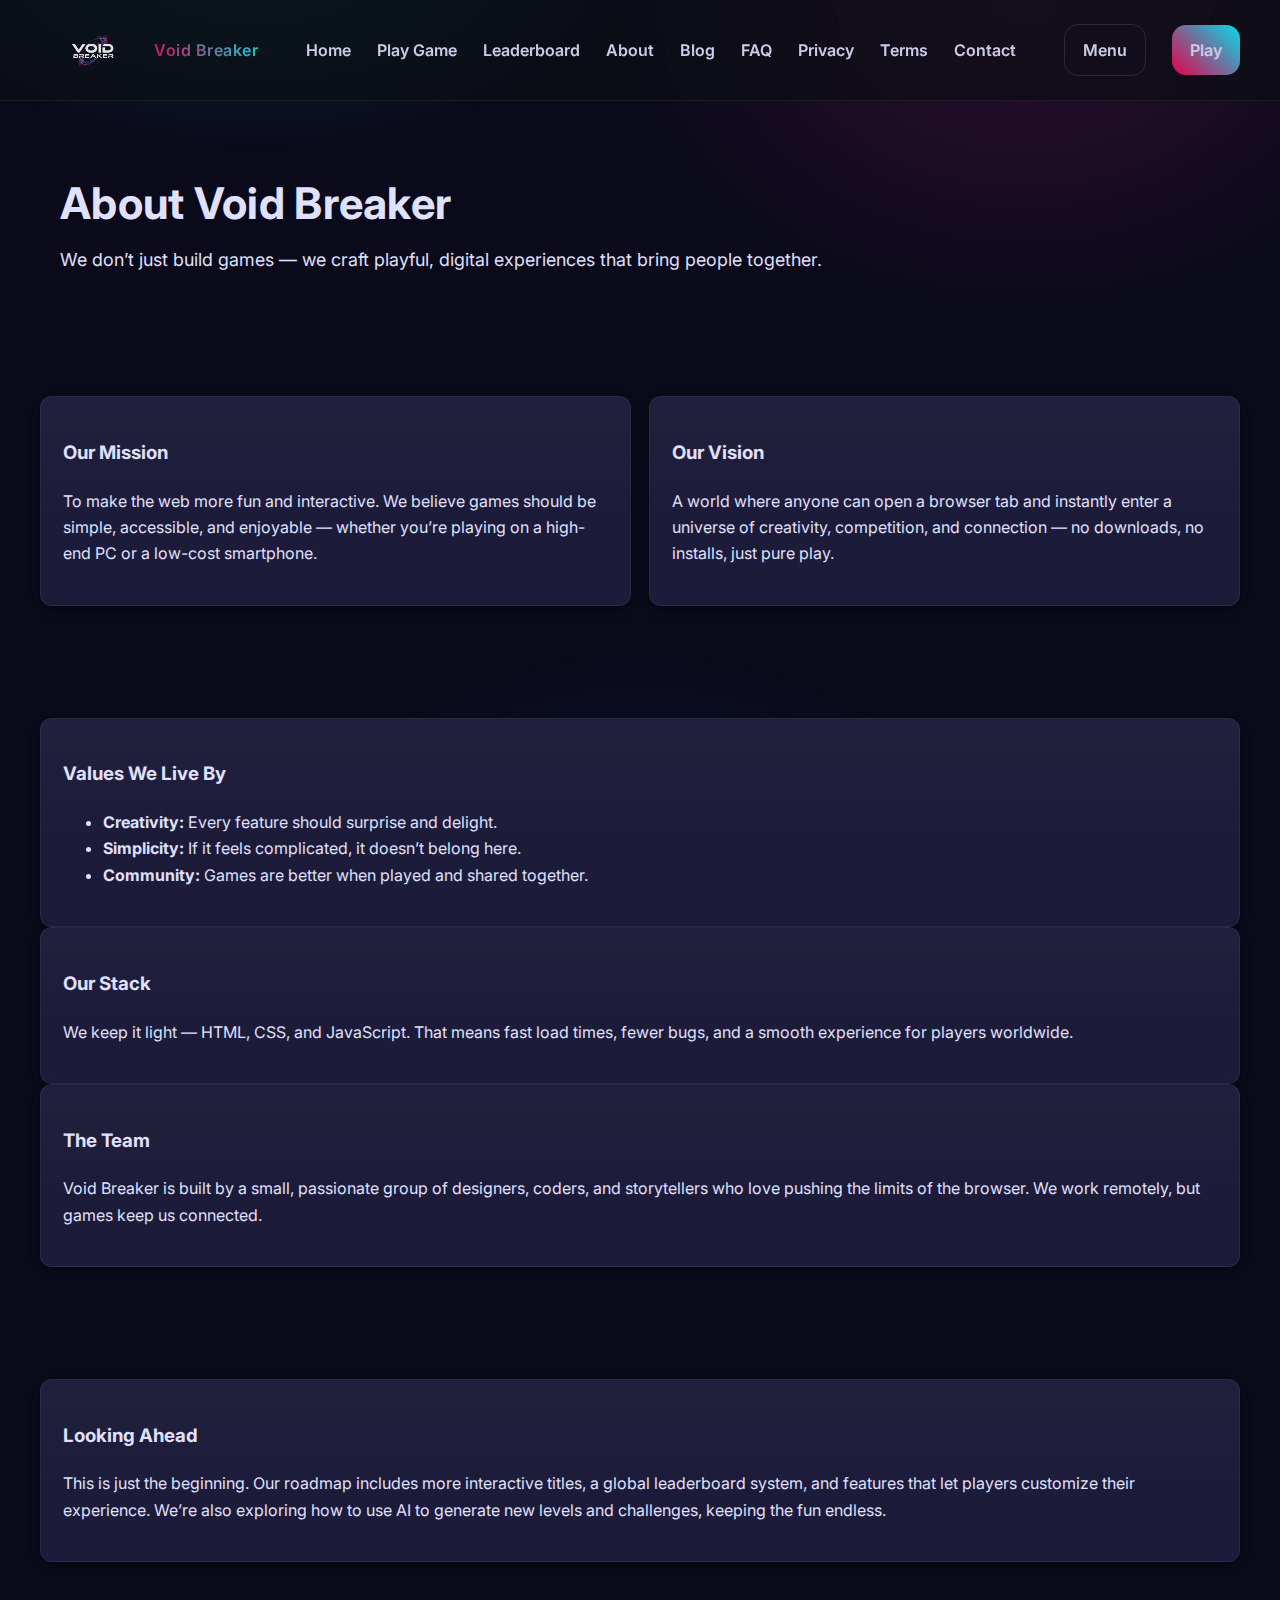
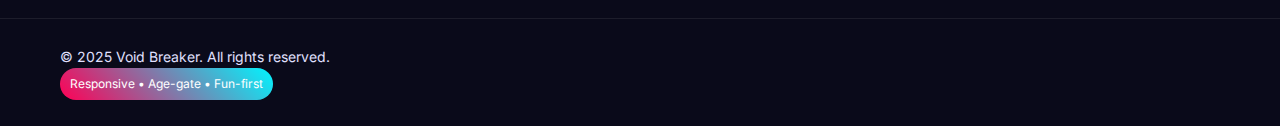
<file: about.html>
<!doctype html>
<html lang="en">
<head>
<meta charset="utf-8">
<meta name="viewport" content="width=device-width, initial-scale=1" />
<link rel="icon" href="./assets/img/Untitled design.svg">
<title>Void Breaker</title>
<meta name="description" content="Void Breaker is a modern, responsive game website with an engaging canvas game.">
<link rel="preconnect" href="https://fonts.googleapis.com">
<link rel="preconnect" href="https://fonts.gstatic.com" crossorigin>
<link href="https://fonts.googleapis.com/css2?family=Inter:wght@400;600;800&display=swap" rel="stylesheet">
<link rel="stylesheet" href="assets/css/style.css" />
</head>
<body>
<nav class="nav">
  <div class="container nav-inner">
    <a class="logo" href="index.html" aria-label="Home">
      <img src="assets/img/Untitled design.svg" alt="Void Breaker icon"><span>Void Breaker</span>
    </a>
    <div class="menu" data-nav-menu>
      <a href="index.html">Home</a>
      <a href="game.html">Play Game</a>
      <a href="leaderboard.html">Leaderboard</a>
      <a href="about.html" class="active">About</a>
      <a href="blog.html">Blog</a>
      <a href="faq.html">FAQ</a>
      <a href="privacy.html">Privacy</a>
      <a href="terms.html">Terms</a>
      <a href="#contact">Contact</a>
    </div>
    <div class="right">
      <a class="btn ghost" data-nav-toggle>Menu</a>
      <a class="btn" href="game.html">Play</a>
    </div>
  </div>
</nav>

<header class="hero">
  <div class="container">
    <h1>About Void Breaker</h1>
    <p>We don’t just build games — we craft playful, digital experiences that bring people together.</p>
  </div>
</header>

<section class="section container">
  <div class="grid-2">
    <div class="card">
      <h3>Our Mission</h3>
      <p>
        To make the web more fun and interactive. We believe games should be simple,
        accessible, and enjoyable — whether you’re playing on a high-end PC or a low-cost smartphone.
      </p>
    </div>
    <div class="card">
      <h3>Our Vision</h3>
      <p>
        A world where anyone can open a browser tab and instantly enter a universe of creativity,
        competition, and connection — no downloads, no installs, just pure play.
      </p>
    </div>
  </div>
</section>

<section class="section container">
  <div class="grid-3">
    <div class="card">
      <h3>Values We Live By</h3>
      <ul>
        <li><strong>Creativity:</strong> Every feature should surprise and delight.</li>
        <li><strong>Simplicity:</strong> If it feels complicated, it doesn’t belong here.</li>
        <li><strong>Community:</strong> Games are better when played and shared together.</li>
      </ul>
    </div>
    <div class="card">
      <h3>Our Stack</h3>
      <p>
        We keep it light — HTML, CSS, and JavaScript. That means fast load times, fewer bugs,
        and a smooth experience for players worldwide.
      </p>
    </div>
    <div class="card">
      <h3>The Team</h3>
      <p>
        Void Breaker is built by a small, passionate group of designers, coders, and storytellers
        who love pushing the limits of the browser. We work remotely, but games keep us connected.
      </p>
    </div>
  </div>
</section>

<section class="section container">
  <div class="card">
    <h3>Looking Ahead</h3>
    <p>
      This is just the beginning. Our roadmap includes more interactive titles,
      a global leaderboard system, and features that let players customize their
      experience. We’re also exploring how to use AI to generate new levels and challenges,
      keeping the fun endless.
    </p>
  </div>
</section>

<footer class="footer">
  <div class="container footer-inner">
    <div>© 2025 Void Breaker. All rights reserved.</div>
    <div class="footer-badges">
      <span class="badge">Responsive • Age-gate • Fun-first</span>
    </div>
  </div>
</footer>

<script src="assets/js/main.js"></script>
</body>
</html>
</file>
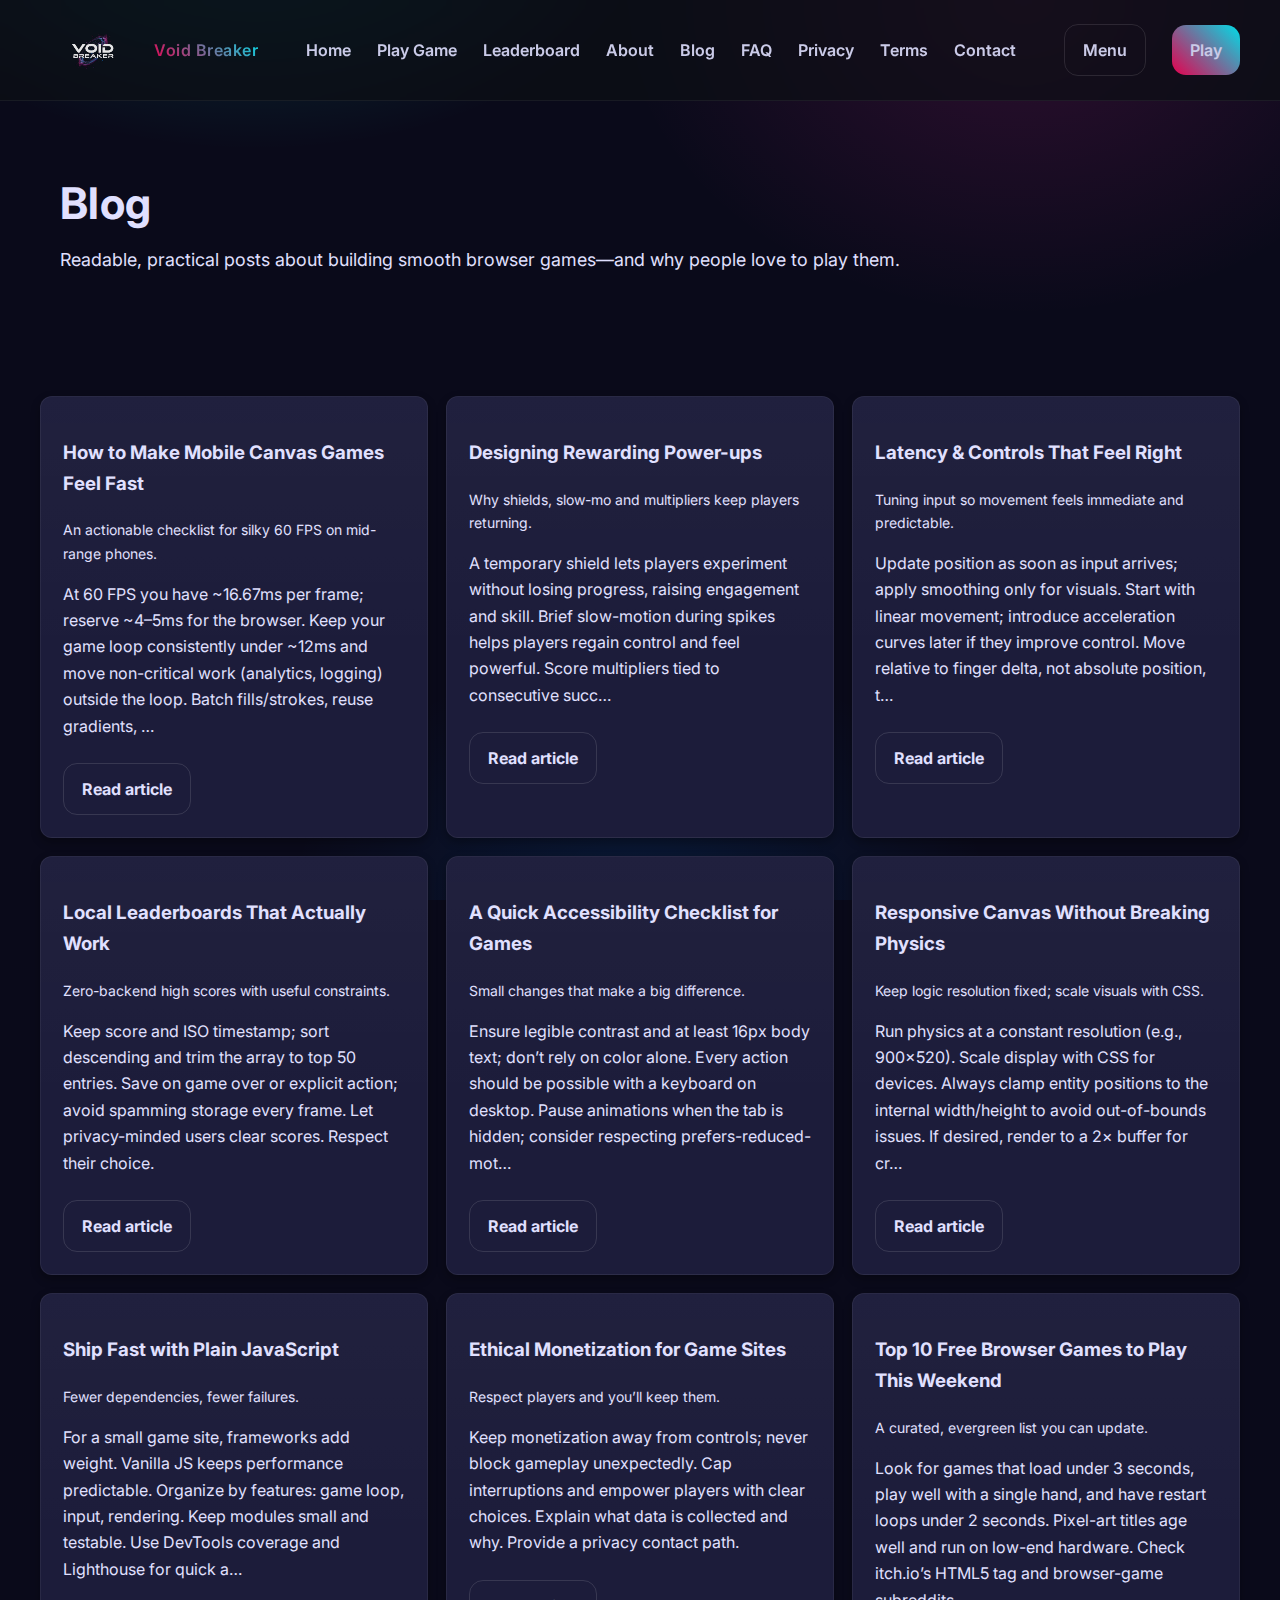
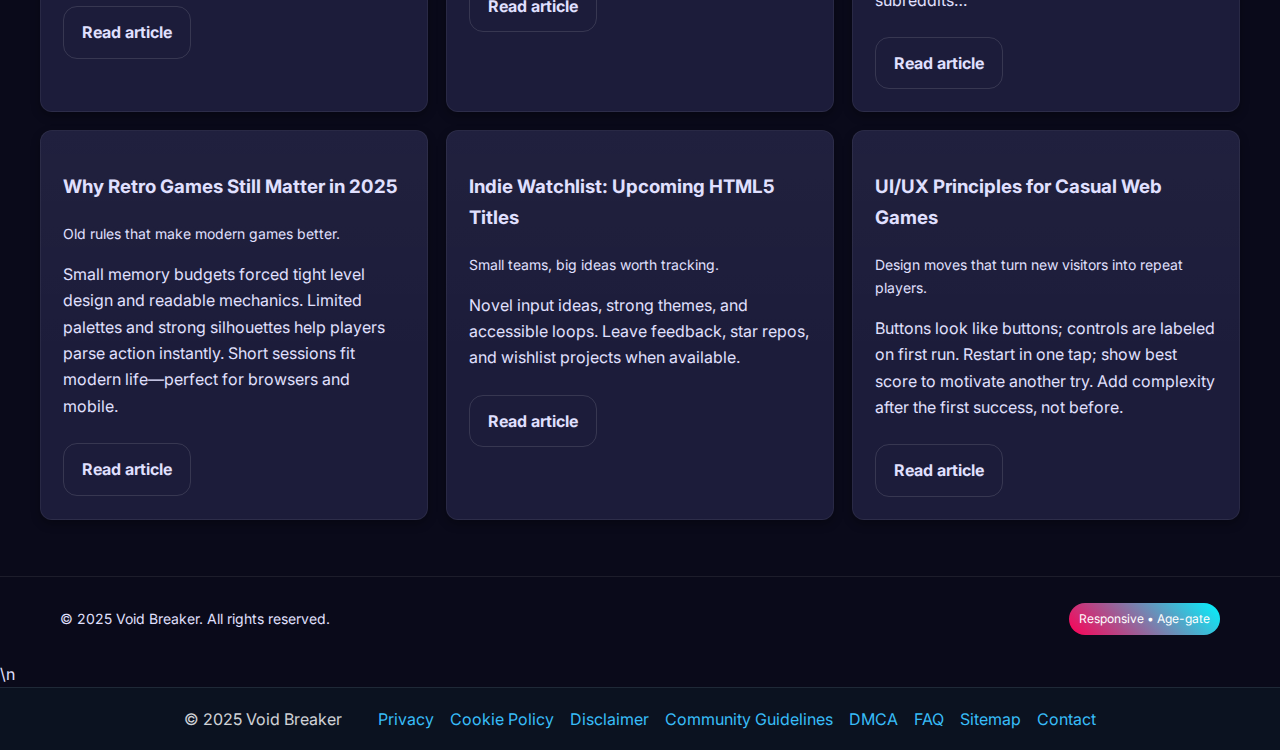
<file: blog.html>
<!doctype html><html lang="en"><head>
<meta charset="utf-8"><meta name="viewport" content="width=device-width, initial-scale=1">
<link rel="icon" href="./assets/img/Untitled design.svg">
<title>Void Breaker — Blog</title>
<link rel="stylesheet" href="assets/css/style.css">
<link rel="preconnect" href="https://fonts.googleapis.com">
<link href="https://fonts.googleapis.com/css2?family=Inter:wght@400;600;800&display=swap" rel="stylesheet">
</head><body>
<nav class="nav"><div class="container nav-inner">
  <a class="logo" href="index.html"><img src="assets/img/Untitled design.svg" alt="Void Breaker icon"><span>Void Breaker</span></a>
  <div class="menu" data-nav-menu>
    <a href="index.html">Home</a><a href="game.html">Play Game</a><a href="leaderboard.html">Leaderboard</a>
    <a href="about.html">About</a><a href="blog.html" class="active">Blog</a><a href="faq.html">FAQ</a>
    <a href="privacy.html">Privacy</a><a href="terms.html">Terms</a><a href="index.html#contact">Contact</a>
  </div>
  <div class="right"><a class="btn ghost" data-nav-toggle>Menu</a><a class="btn" href="game.html">Play</a></div>
</div></nav>
<header class="hero"><div class="container"><h1>Blog</h1><p>Readable, practical posts about building smooth browser games—and why people love to play them.</p></div></header>
<section class="section container"><div class="blog-grid">

<div class="card blog-card">
  <h3>How to Make Mobile Canvas Games Feel Fast</h3>
  <div class="meta">An actionable checklist for silky 60 FPS on mid-range phones.</div>
  <p class="excerpt">At 60 FPS you have ~16.67ms per frame; reserve ~4–5ms for the browser. Keep your game loop consistently under ~12ms and move non-critical work (analytics, logging) outside the loop. Batch fills/strokes, reuse gradients, …</p>
  <a class="btn ghost read" href="posts/mobile-canvas-fast.html">Read article</a>
</div>
<div class="card blog-card">
  <h3>Designing Rewarding Power-ups</h3>
  <div class="meta">Why shields, slow-mo and multipliers keep players returning.</div>
  <p class="excerpt">A temporary shield lets players experiment without losing progress, raising engagement and skill. Brief slow-motion during spikes helps players regain control and feel powerful. Score multipliers tied to consecutive succ…</p>
  <a class="btn ghost read" href="posts/rewarding-powerups.html">Read article</a>
</div>
<div class="card blog-card">
  <h3>Latency & Controls That Feel Right</h3>
  <div class="meta">Tuning input so movement feels immediate and predictable.</div>
  <p class="excerpt">Update position as soon as input arrives; apply smoothing only for visuals. Start with linear movement; introduce acceleration curves later if they improve control. Move relative to finger delta, not absolute position, t…</p>
  <a class="btn ghost read" href="posts/latency-controls.html">Read article</a>
</div>
<div class="card blog-card">
  <h3>Local Leaderboards That Actually Work</h3>
  <div class="meta">Zero-backend high scores with useful constraints.</div>
  <p class="excerpt">Keep score and ISO timestamp; sort descending and trim the array to top 50 entries. Save on game over or explicit action; avoid spamming storage every frame. Let privacy-minded users clear scores. Respect their choice.</p>
  <a class="btn ghost read" href="posts/local-leaderboards.html">Read article</a>
</div>
<div class="card blog-card">
  <h3>A Quick Accessibility Checklist for Games</h3>
  <div class="meta">Small changes that make a big difference.</div>
  <p class="excerpt">Ensure legible contrast and at least 16px body text; don’t rely on color alone. Every action should be possible with a keyboard on desktop. Pause animations when the tab is hidden; consider respecting prefers-reduced-mot…</p>
  <a class="btn ghost read" href="posts/a11y-checklist.html">Read article</a>
</div>
<div class="card blog-card">
  <h3>Responsive Canvas Without Breaking Physics</h3>
  <div class="meta">Keep logic resolution fixed; scale visuals with CSS.</div>
  <p class="excerpt">Run physics at a constant resolution (e.g., 900×520). Scale display with CSS for devices. Always clamp entity positions to the internal width/height to avoid out-of-bounds issues. If desired, render to a 2× buffer for cr…</p>
  <a class="btn ghost read" href="posts/responsive-canvas.html">Read article</a>
</div>
<div class="card blog-card">
  <h3>Ship Fast with Plain JavaScript</h3>
  <div class="meta">Fewer dependencies, fewer failures.</div>
  <p class="excerpt">For a small game site, frameworks add weight. Vanilla JS keeps performance predictable. Organize by features: game loop, input, rendering. Keep modules small and testable. Use DevTools coverage and Lighthouse for quick a…</p>
  <a class="btn ghost read" href="posts/ship-plain-js.html">Read article</a>
</div>
<div class="card blog-card">
  <h3>Ethical Monetization for Game Sites</h3>
  <div class="meta">Respect players and you’ll keep them.</div>
  <p class="excerpt">Keep monetization away from controls; never block gameplay unexpectedly. Cap interruptions and empower players with clear choices. Explain what data is collected and why. Provide a privacy contact path.</p>
  <a class="btn ghost read" href="posts/ethical-monetization.html">Read article</a>
</div>
<div class="card blog-card">
  <h3>Top 10 Free Browser Games to Play This Weekend</h3>
  <div class="meta">A curated, evergreen list you can update.</div>
  <p class="excerpt">Look for games that load under 3 seconds, play well with a single hand, and have restart loops under 2 seconds. Pixel-art titles age well and run on low-end hardware. Check itch.io’s HTML5 tag and browser-game subreddits…</p>
  <a class="btn ghost read" href="posts/top-browser-games.html">Read article</a>
</div>
<div class="card blog-card">
  <h3>Why Retro Games Still Matter in 2025</h3>
  <div class="meta">Old rules that make modern games better.</div>
  <p class="excerpt">Small memory budgets forced tight level design and readable mechanics. Limited palettes and strong silhouettes help players parse action instantly. Short sessions fit modern life—perfect for browsers and mobile.</p>
  <a class="btn ghost read" href="posts/why-retro-matters.html">Read article</a>
</div>
<div class="card blog-card">
  <h3>Indie Watchlist: Upcoming HTML5 Titles</h3>
  <div class="meta">Small teams, big ideas worth tracking.</div>
  <p class="excerpt">Novel input ideas, strong themes, and accessible loops. Leave feedback, star repos, and wishlist projects when available.</p>
  <a class="btn ghost read" href="posts/indie-watchlist.html">Read article</a>
</div>
<div class="card blog-card">
  <h3>UI/UX Principles for Casual Web Games</h3>
  <div class="meta">Design moves that turn new visitors into repeat players.</div>
  <p class="excerpt">Buttons look like buttons; controls are labeled on first run. Restart in one tap; show best score to motivate another try. Add complexity after the first success, not before.</p>
  <a class="btn ghost read" href="posts/ui-ux-for-casual.html">Read article</a>
</div>
</div></section>
<footer class="footer"><div class="container" style="display:flex;align-items:center;justify-content:space-between;gap:12px;flex-wrap:wrap">
  <div>© 2025 Void Breaker. All rights reserved.</div><div><span class="badge">Responsive • Age-gate</span></div>
</div></footer>
<script src="assets/js/main.js"></script>
</body></html>\n<footer style="background:#0b1220;color:#e5e7eb;border-top:1px solid #1f2937">
  <div style="max-width:960px;margin:0 auto;padding:18px 24px;display:flex;flex-wrap:wrap;gap:14px;align-items:center;justify-content:space-between">
    <div style="opacity:.9">© 2025 Void Breaker</div>
    <nav style="display:flex;gap:16px;flex-wrap:wrap">
      <a href="privacy.html" style="color:#38bdf8;text-decoration:none">Privacy</a>
      <a href="cookie-policy.html" style="color:#38bdf8;text-decoration:none">Cookie Policy</a>
      <a href="disclaimer.html" style="color:#38bdf8;text-decoration:none">Disclaimer</a>
      <a href="community-guidelines.html" style="color:#38bdf8;text-decoration:none">Community Guidelines</a>
      <a href="dmca.html" style="color:#38bdf8;text-decoration:none">DMCA</a>
      <a href="faq.html" style="color:#38bdf8;text-decoration:none">FAQ</a>
      <a href="sitemap.html" style="color:#38bdf8;text-decoration:none">Sitemap</a>
      <a href="contact.html" style="color:#38bdf8;text-decoration:none">Contact</a>
    </nav>
  </div>
</footer>
</file>
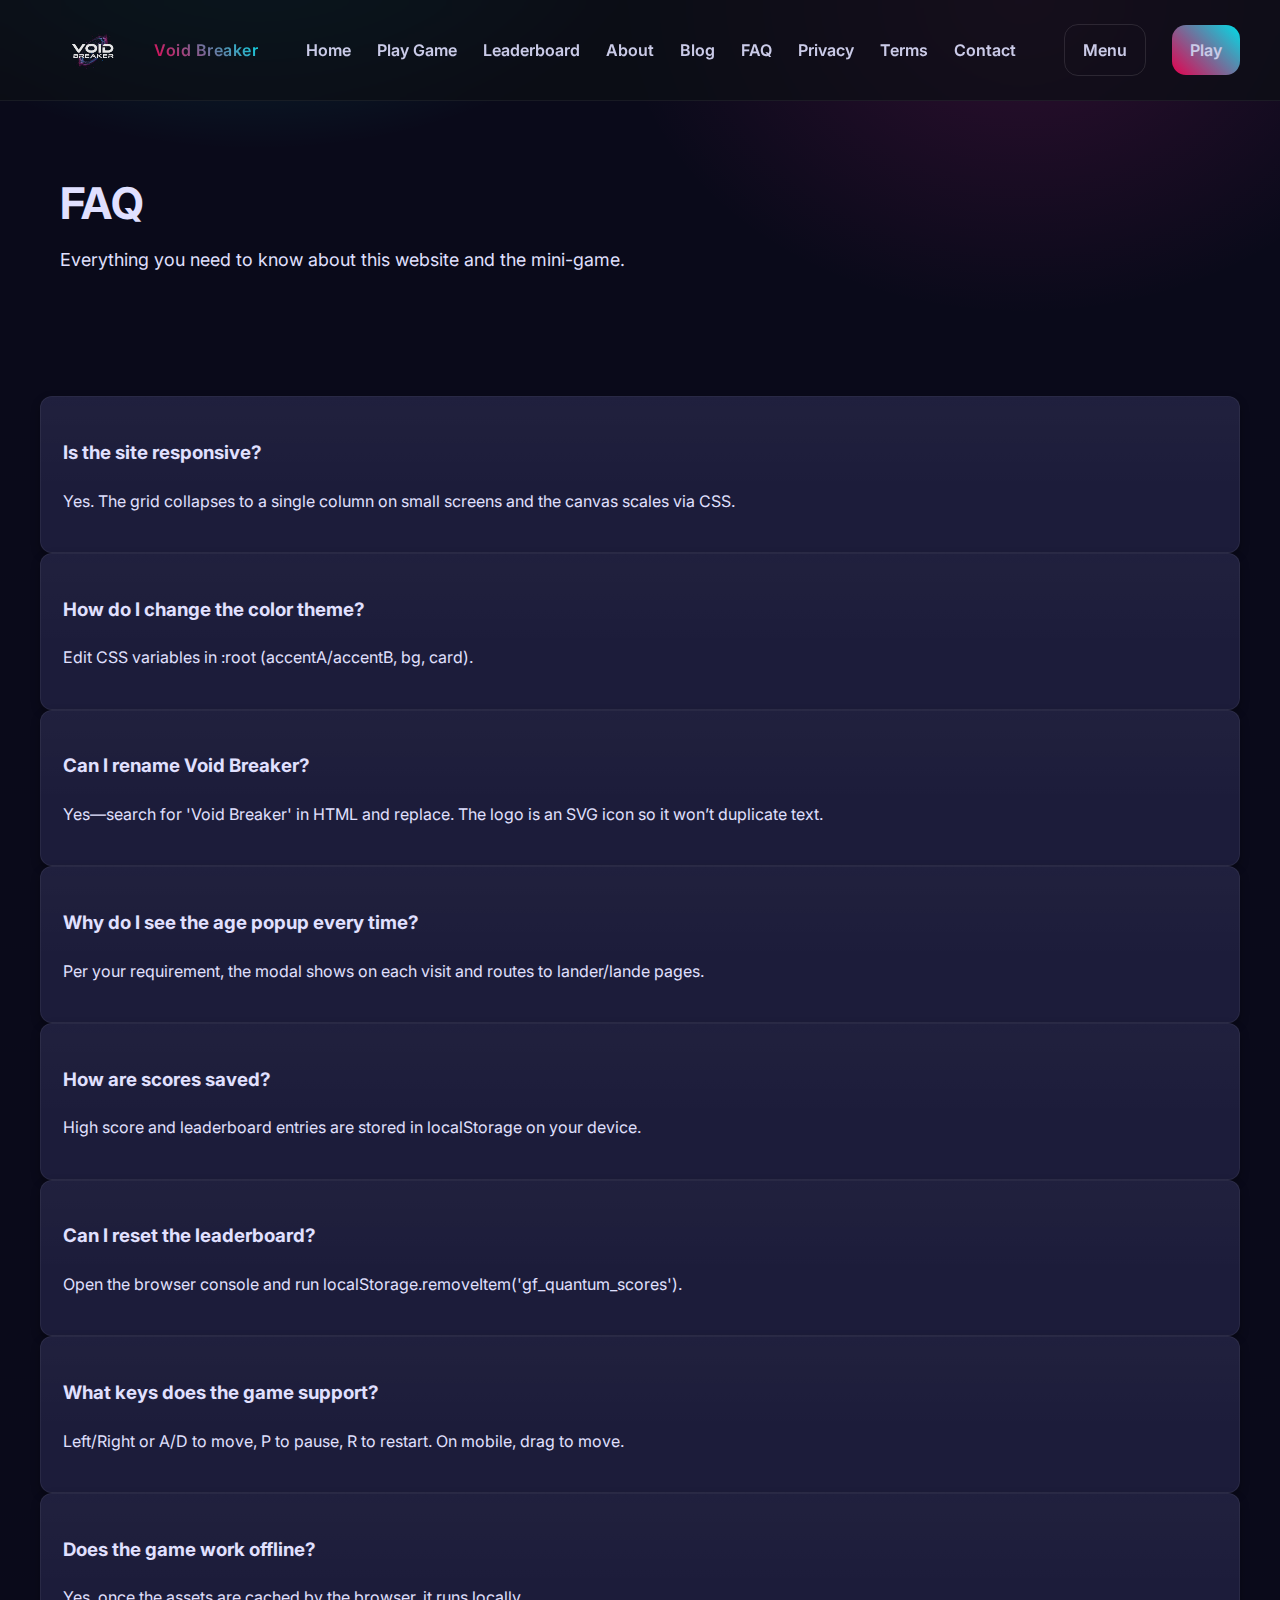
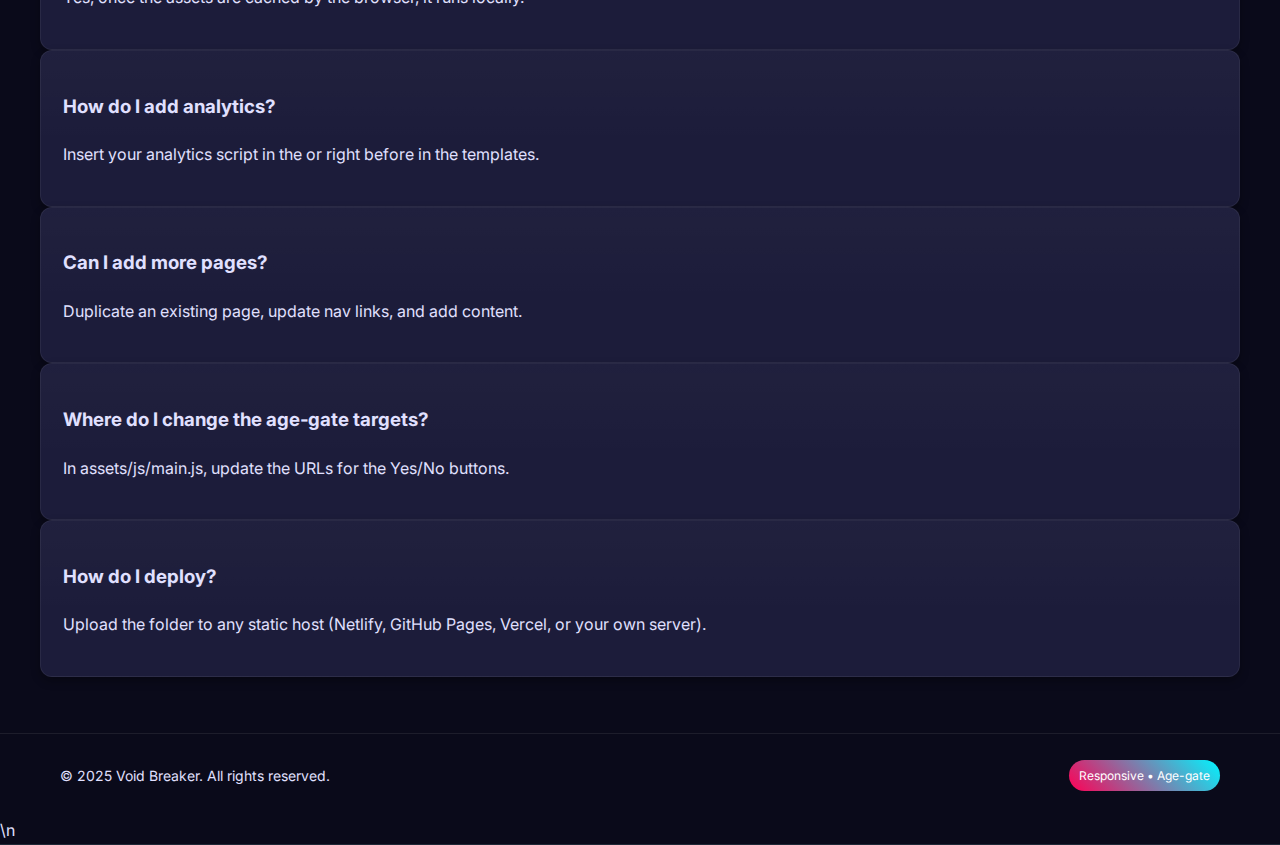
<file: faq.html>
<!doctype html>
<html lang="en">
<head>
<meta charset="utf-8">
<meta name="viewport" content="width=device-width, initial-scale=1" />
<link rel="icon" href="./assets/img/Untitled design.svg">
<title>Void Breaker — Playful Web Studio</title>
<meta name="description" content="Void Breaker is a modern, responsive game website with an engaging canvas game.">
<link rel="preconnect" href="https://fonts.googleapis.com">
<link rel="preconnect" href="https://fonts.gstatic.com" crossorigin>
<link href="https://fonts.googleapis.com/css2?family=Inter:wght@400;600;800&display=swap" rel="stylesheet">
<link rel="stylesheet" href="assets/css/style.css" />
</head>
<body>
<nav class="nav">
  <div class="container nav-inner">
    <a class="logo" href="index.html" aria-label="Home">
      <img src="assets/img/Untitled design.svg" alt="Void Breaker icon"><span>Void Breaker</span>
    </a>
    <div class="menu" data-nav-menu>
      <a href="index.html" >Home</a>
      <a href="game.html" >Play Game</a>
      <a href="leaderboard.html" >Leaderboard</a>
      <a href="about.html" >About</a>
      <a href="blog.html" >Blog</a>
      <a href="faq.html" class="active">FAQ</a>
      <a href="privacy.html" >Privacy</a>
      <a href="terms.html" >Terms</a>
      <a href="#contact">Contact</a>
    </div>
    <div class="right">
      <a class="btn ghost" data-nav-toggle>Menu</a>
      <a class="btn" href="game.html">Play</a>
    </div>
  </div>
</nav>

<header class="hero"><div class="container">
  <h1>FAQ</h1>
  <p>Everything you need to know about this website and the mini-game.</p>
</div></header>
<section class="section container">
<div class="card"><h3>Is the site responsive?</h3><p>Yes. The grid collapses to a single column on small screens and the canvas scales via CSS.</p></div>
<div class="card"><h3>How do I change the color theme?</h3><p>Edit CSS variables in :root (accentA/accentB, bg, card).</p></div>
<div class="card"><h3>Can I rename Void Breaker?</h3><p>Yes—search for 'Void Breaker' in HTML and replace. The logo is an SVG icon so it won’t duplicate text.</p></div>
<div class="card"><h3>Why do I see the age popup every time?</h3><p>Per your requirement, the modal shows on each visit and routes to lander/lande pages.</p></div>
<div class="card"><h3>How are scores saved?</h3><p>High score and leaderboard entries are stored in localStorage on your device.</p></div>
<div class="card"><h3>Can I reset the leaderboard?</h3><p>Open the browser console and run localStorage.removeItem('gf_quantum_scores').</p></div>
<div class="card"><h3>What keys does the game support?</h3><p>Left/Right or A/D to move, P to pause, R to restart. On mobile, drag to move.</p></div>
<div class="card"><h3>Does the game work offline?</h3><p>Yes, once the assets are cached by the browser, it runs locally.</p></div>
<div class="card"><h3>How do I add analytics?</h3><p>Insert your analytics script in the <head> or right before </body> in the templates.</p></div>
<div class="card"><h3>Can I add more pages?</h3><p>Duplicate an existing page, update nav links, and add content.</p></div>
<div class="card"><h3>Where do I change the age‑gate targets?</h3><p>In assets/js/main.js, update the URLs for the Yes/No buttons.</p></div>
<div class="card"><h3>How do I deploy?</h3><p>Upload the folder to any static host (Netlify, GitHub Pages, Vercel, or your own server).</p></div>
</section>

<footer class="footer">
  <div class="container" style="display:flex;align-items:center;justify-content:space-between;gap:12px;flex-wrap:wrap">
    <div>© 2025 Void Breaker. All rights reserved.</div>
    <div style="display:flex;gap:12px;align-items:center">
      <span class="badge">Responsive • Age-gate</span>
    </div>
  </div>
</footer>
<script src="assets/js/main.js"></script>
</body>
</html>\n<footer style="background:#0b1220;color:#e5e7eb;border-top:1px solid #1f2937">
</file>
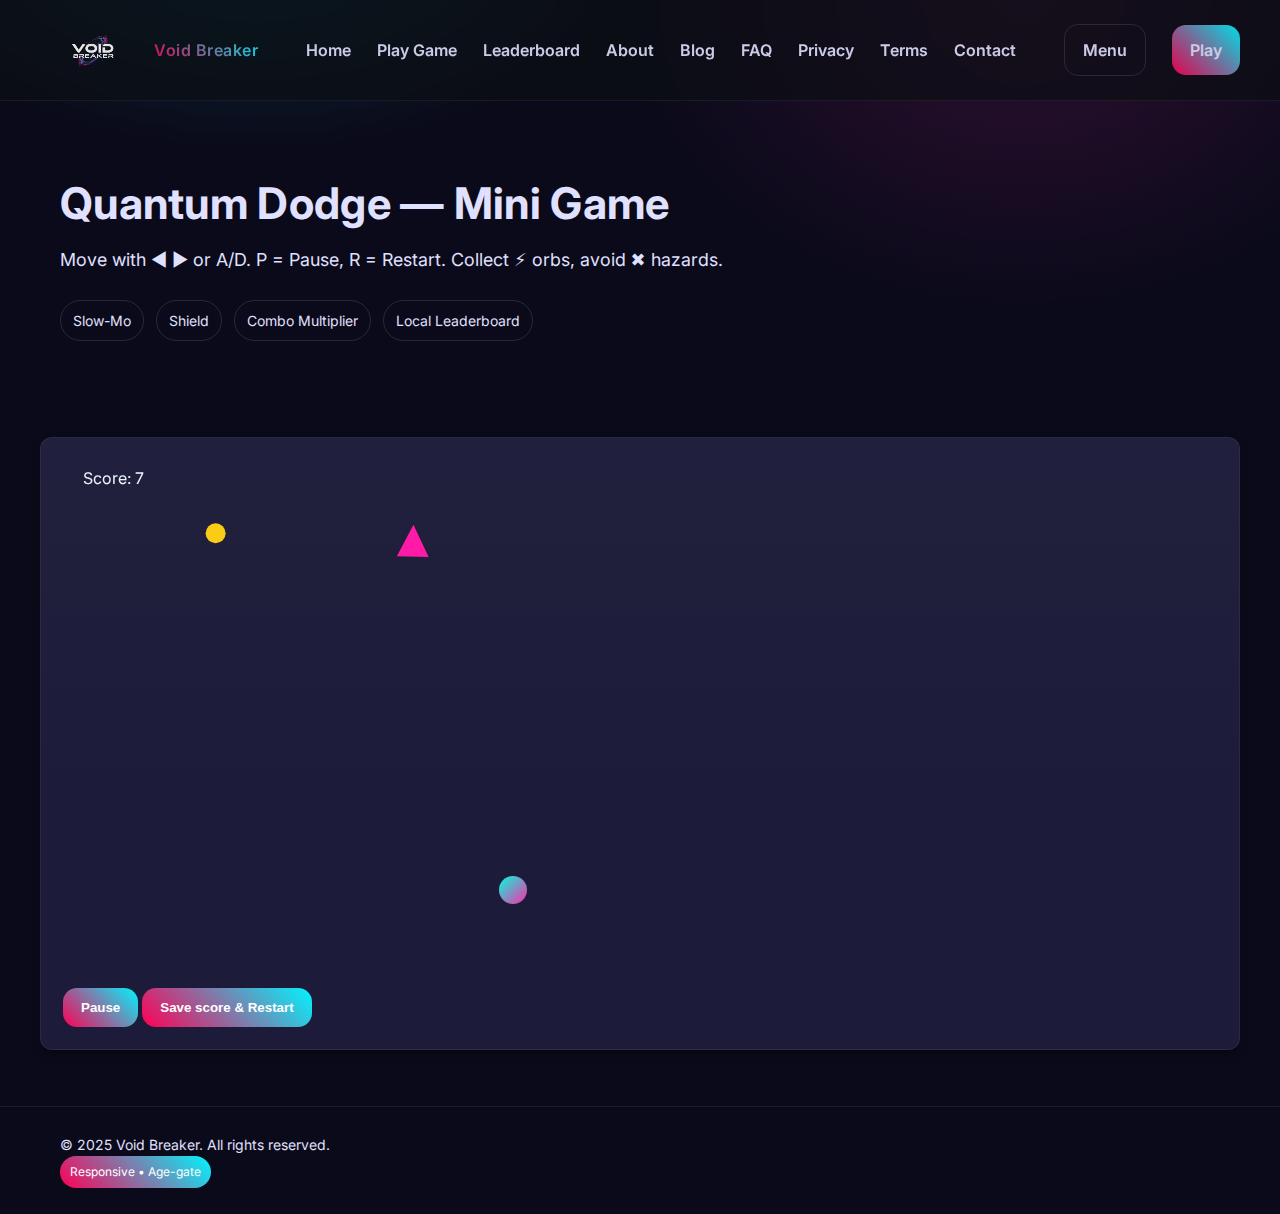
<file: game.html>
<!doctype html>
<html lang="en">
<head>
<meta charset="utf-8">
<meta name="viewport" content="width=device-width, initial-scale=1" />
<link rel="icon" href="./assets/img/Untitled design.svg">
<title>Void Breaker — Playful Web Studio</title>
<meta name="description" content="Void Breaker is a modern, responsive game website with an engaging canvas game.">
<link rel="preconnect" href="https://fonts.googleapis.com">
<link rel="preconnect" href="https://fonts.gstatic.com" crossorigin>
<link href="https://fonts.googleapis.com/css2?family=Inter:wght@400;600;800&display=swap" rel="stylesheet">
<link rel="stylesheet" href="assets/css/style.css" />
</head>
<body>
<nav class="nav">
  <div class="container nav-inner">
    <a class="logo" href="index.html" aria-label="Home">
      <img src="assets/img/Untitled design.svg" alt="Void Breaker icon"><span>Void Breaker</span>
    </a>
    <div class="menu" data-nav-menu>
      <a href="index.html" >Home</a>
      <a href="game.html" class="active">Play Game</a>
      <a href="leaderboard.html" >Leaderboard</a>
      <a href="about.html" >About</a>
      <a href="blog.html" >Blog</a>
      <a href="faq.html" >FAQ</a>
      <a href="privacy.html" >Privacy</a>
      <a href="terms.html" >Terms</a>
      <a href="#contact">Contact</a>
    </div>
    <div class="right">
      <a class="btn ghost" data-nav-toggle>Menu</a>
      <a class="btn" href="game.html">Play</a>
    </div>
  </div>
</nav>

<header class="hero">
  <div class="container">
    <h1>Quantum Dodge — Mini Game</h1>
    <p>Move with ◀ ▶ or A/D. P = Pause, R = Restart. Collect ⚡ orbs, avoid ✖ hazards.</p>
    <div class="kudos">
      <span class="pill">Slow-Mo</span>
      <span class="pill">Shield</span>
      <span class="pill">Combo Multiplier</span>
      <span class="pill">Local Leaderboard</span>
    </div>
  </div>
</header>

<section class="section container">
  <div class="card game-card">
    <canvas id="quantum-canvas" width="900" height="520"></canvas>
    <div class="spacer-12"></div>
    <div>
      <button class="btn" id="qd-pause">Pause</button>
      <button class="btn" id="qd-restart">Save score & Restart</button>
    </div>
  </div>
</section>

<footer class="footer">
  <div class="container footer-inner">
    <div>© 2025 Void Breaker. All rights reserved.</div>
    <div class="footer-badges">
      <span class="badge">Responsive • Age-gate</span>
    </div>
  </div>
</footer>
<script src="assets/js/main.js"></script>
<script src="assets/js/game.js"></script>
</body>
</html>
</file>
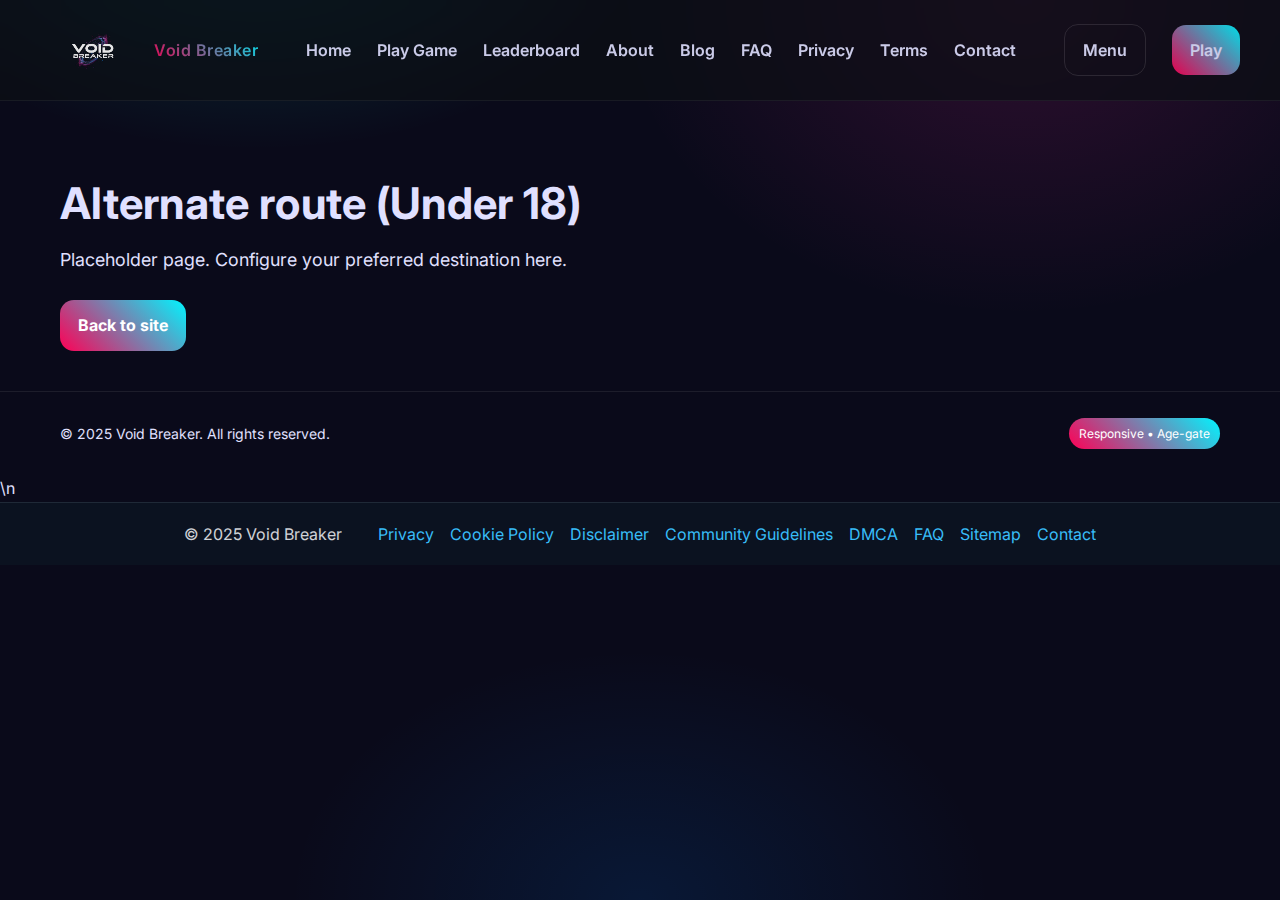
<file: lande.html>
<!doctype html>
<html lang="en">
<head>
<meta charset="utf-8">
<meta name="viewport" content="width=device-width, initial-scale=1" />
<link rel="icon" href="./assets/img/Untitled design.svg">
<title>Void Breaker — Playful Web Studio</title>
<meta name="description" content="Void Breaker is a modern, responsive game website with an engaging canvas game.">
<link rel="preconnect" href="https://fonts.googleapis.com">
<link rel="preconnect" href="https://fonts.gstatic.com" crossorigin>
<link href="https://fonts.googleapis.com/css2?family=Inter:wght@400;600;800&display=swap" rel="stylesheet">
<link rel="stylesheet" href="assets/css/style.css" />
</head>
<body>
<nav class="nav">
  <div class="container nav-inner">
    <a class="logo" href="index.html" aria-label="Home">
      <img src="assets/img/Untitled design.svg" alt="Void Breaker icon"><span>Void Breaker</span>
    </a>
    <div class="menu" data-nav-menu>
      <a href="index.html" >Home</a>
      <a href="game.html" >Play Game</a>
      <a href="leaderboard.html" >Leaderboard</a>
      <a href="about.html" >About</a>
      <a href="blog.html" >Blog</a>
      <a href="faq.html" >FAQ</a>
      <a href="privacy.html" >Privacy</a>
      <a href="terms.html" >Terms</a>
      <a href="#contact">Contact</a>
    </div>
    <div class="right">
      <a class="btn ghost" data-nav-toggle>Menu</a>
      <a class="btn" href="game.html">Play</a>
    </div>
  </div>
</nav>

<header class="hero"><div class="container">
  <h1>Alternate route (Under 18)</h1>
  <p>Placeholder page. Configure your preferred destination here.</p>
  <a class="btn" href="index.html">Back to site</a>
</div></header>

<footer class="footer">
  <div class="container" style="display:flex;align-items:center;justify-content:space-between;gap:12px;flex-wrap:wrap">
    <div>© 2025 Void Breaker. All rights reserved.</div>
    <div style="display:flex;gap:12px;align-items:center">
      <span class="badge">Responsive • Age-gate</span>
    </div>
  </div>
</footer>
<script src="assets/js/main.js"></script>
</body>
</html>\n<footer style="background:#0b1220;color:#e5e7eb;border-top:1px solid #1f2937">
  <div style="max-width:960px;margin:0 auto;padding:18px 24px;display:flex;flex-wrap:wrap;gap:14px;align-items:center;justify-content:space-between">
    <div style="opacity:.9">© 2025 Void Breaker</div>
    <nav style="display:flex;gap:16px;flex-wrap:wrap">
      <a href="privacy.html" style="color:#38bdf8;text-decoration:none">Privacy</a>
      <a href="cookie-policy.html" style="color:#38bdf8;text-decoration:none">Cookie Policy</a>
      <a href="disclaimer.html" style="color:#38bdf8;text-decoration:none">Disclaimer</a>
      <a href="community-guidelines.html" style="color:#38bdf8;text-decoration:none">Community Guidelines</a>
      <a href="dmca.html" style="color:#38bdf8;text-decoration:none">DMCA</a>
      <a href="faq.html" style="color:#38bdf8;text-decoration:none">FAQ</a>
      <a href="sitemap.html" style="color:#38bdf8;text-decoration:none">Sitemap</a>
      <a href="contact.html" style="color:#38bdf8;text-decoration:none">Contact</a>
    </nav>
  </div>
</footer>
</file>
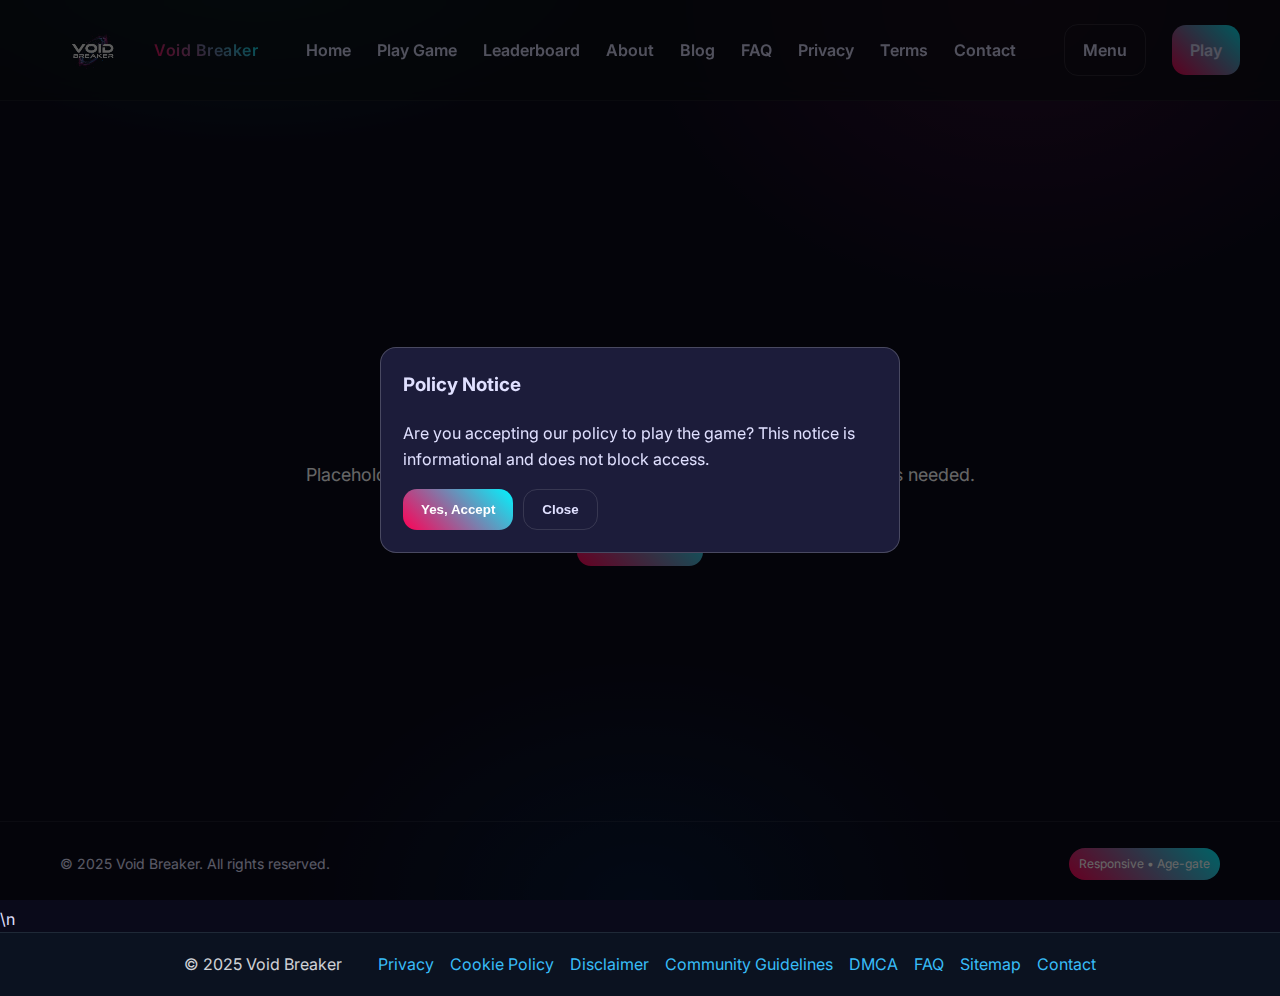
<file: lander.html>
<!doctype html>
<html lang="en">
<head>
<meta charset="utf-8">
<meta name="viewport" content="width=device-width, initial-scale=1" />
<link rel="icon" href="./assets/img/Untitled design.svg">
<title>Void Breaker — Playful Web Studio</title>
<meta name="description" content="Void Breaker is a modern, responsive game website with an engaging canvas game.">
<link rel="preconnect" href="https://fonts.googleapis.com">
<link rel="preconnect" href="https://fonts.gstatic.com" crossorigin>
<link href="https://fonts.googleapis.com/css2?family=Inter:wght@400;600;800&display=swap" rel="stylesheet">
<link rel="stylesheet" href="assets/css/style.css" />
</head>
<body>
<nav class="nav">
  <div class="container nav-inner">
    <a class="logo" href="index.html" aria-label="Home">
      <img src="assets/img/Untitled design.svg" alt="Void Breaker icon"><span>Void Breaker</span>
    </a>
    <div class="menu" data-nav-menu>
      <a href="index.html" >Home</a>
      <a href="game.html" >Play Game</a>
      <a href="leaderboard.html" >Leaderboard</a>
      <a href="about.html" >About</a>
      <a href="blog.html" >Blog</a>
      <a href="faq.html" >FAQ</a>
      <a href="privacy.html" >Privacy</a>
      <a href="terms.html" >Terms</a>
      <a href="#contact">Contact</a>
    </div>
    <div class="right">
      <a class="btn ghost" data-nav-toggle>Menu</a>
      <a class="btn" href="game.html">Play</a>
    </div>
  </div>
</nav>

<header class="hero" style="
  background: url('https://raw.githubusercontent.com/neo-aussie/img/refs/heads/main/nfl-background.jpg') no-repeat center center/cover;
  min-height: 80vh;
  display: flex;
  align-items: center;
  justify-content: center;
">
  <div class="container" style="text-align:center;color:white">
    <h1>Welcome (18+ route)</h1>
    <p>Placeholder page for your monetization or content flow. Update later as needed.</p>
    <a class="btn" href="index.html">Back to site</a>
  </div>
</header>


<footer class="footer">
  <div class="container" style="display:flex;align-items:center;justify-content:space-between;gap:12px;flex-wrap:wrap">
    <div>© 2025 Void Breaker. All rights reserved.</div>
    <div style="display:flex;gap:12px;align-items:center">
      <span class="badge">Responsive • Age-gate</span>
    </div>
  </div>
</footer>
<script src="assets/js/main.js"></script>
</body>
</html>\n<footer style="background:#0b1220;color:#e5e7eb;border-top:1px solid #1f2937">
  <div style="max-width:960px;margin:0 auto;padding:18px 24px;display:flex;flex-wrap:wrap;gap:14px;align-items:center;justify-content:space-between">
    <div style="opacity:.9">© 2025 Void Breaker</div>
    <nav style="display:flex;gap:16px;flex-wrap:wrap">
      <a href="privacy.html" style="color:#38bdf8;text-decoration:none">Privacy</a>
      <a href="cookie-policy.html" style="color:#38bdf8;text-decoration:none">Cookie Policy</a>
      <a href="disclaimer.html" style="color:#38bdf8;text-decoration:none">Disclaimer</a>
      <a href="community-guidelines.html" style="color:#38bdf8;text-decoration:none">Community Guidelines</a>
      <a href="dmca.html" style="color:#38bdf8;text-decoration:none">DMCA</a>
      <a href="faq.html" style="color:#38bdf8;text-decoration:none">FAQ</a>
      <a href="sitemap.html" style="color:#38bdf8;text-decoration:none">Sitemap</a>
      <a href="contact.html" style="color:#38bdf8;text-decoration:none">Contact</a>
    </nav>
  </div>
</footer>
</file>
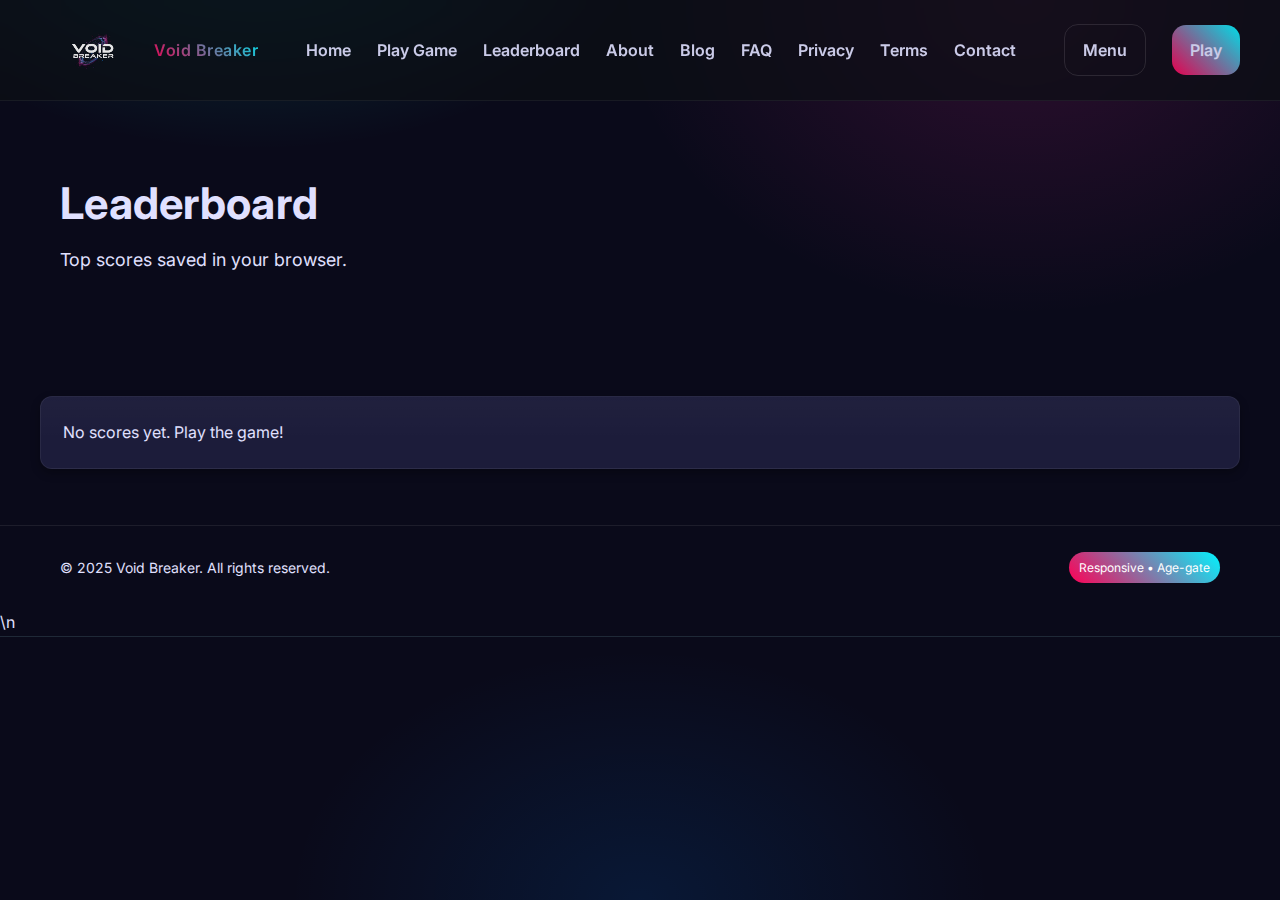
<file: leaderboard.html>
<!doctype html>
<html lang="en">
<head>
<meta charset="utf-8">
<meta name="viewport" content="width=device-width, initial-scale=1" />
<link rel="icon" href="./assets/img/Untitled design.svg">
<title>Void Breaker — Playful Web Studio</title>
<meta name="description" content="Void Breaker is a modern, responsive game website with an engaging canvas game.">
<link rel="preconnect" href="https://fonts.googleapis.com">
<link rel="preconnect" href="https://fonts.gstatic.com" crossorigin>
<link href="https://fonts.googleapis.com/css2?family=Inter:wght@400;600;800&display=swap" rel="stylesheet">
<link rel="stylesheet" href="assets/css/style.css" />
</head>
<body>
<nav class="nav">
  <div class="container nav-inner">
    <a class="logo" href="index.html" aria-label="Home">
      <img src="assets/img/Untitled design.svg" alt="Void Breaker icon"><span>Void Breaker</span>
    </a>
    <div class="menu" data-nav-menu>
      <a href="index.html" >Home</a>
      <a href="game.html" >Play Game</a>
      <a href="leaderboard.html" class="active">Leaderboard</a>
      <a href="about.html" >About</a>
      <a href="blog.html" >Blog</a>
      <a href="faq.html" >FAQ</a>
      <a href="privacy.html" >Privacy</a>
      <a href="terms.html" >Terms</a>
      <a href="#contact">Contact</a>
    </div>
    <div class="right">
      <a class="btn ghost" data-nav-toggle>Menu</a>
      <a class="btn" href="game.html">Play</a>
    </div>
  </div>
</nav>

<header class="hero"><div class="container">
  <h1>Leaderboard</h1>
  <p>Top scores saved in your browser.</p>
</div></header>
<section class="section container">
  <div class="card">
    <div id="lb-list">Loading…</div>
  </div>
</section>
<script>
(function(){
  function render(){
    const el = document.getElementById('lb-list');
    let lb = [];
    try {
      lb = JSON.parse(localStorage.getItem('gf_quantum_scores') || '[]');
    } catch (e) {
      console.error("Could not parse leaderboard from localStorage", e);
      el.textContent = 'Could not load scores.';
    }
    if (!lb.length) { el.textContent = 'No scores yet. Play the game!'; return; }
    const rows = lb.slice(0, 50).map((r, i) => `<tr><td>#${i + 1}</td><td>${r.score}</td><td>${new Date(r.ts).toLocaleString()}</td></tr>`).join('');
    el.innerHTML = `<table style="width:100%"><thead><tr><th>Rank</th><th>Score</th><th>When</th></tr></thead><tbody>${rows}</tbody></table>`;
  }
  render();
})();
</script>

<footer class="footer">
  <div class="container" style="display:flex;align-items:center;justify-content:space-between;gap:12px;flex-wrap:wrap">
    <div>© 2025 Void Breaker. All rights reserved.</div>
    <div style="display:flex;gap:12px;align-items:center">
      <span class="badge">Responsive • Age-gate</span>
    </div>
  </div>
</footer>
<script src="assets/js/main.js"></script>
</body>
</html>\n<footer style="background:#0b1220;color:#e5e7eb;border-top:1px solid #1f2937">
</file>
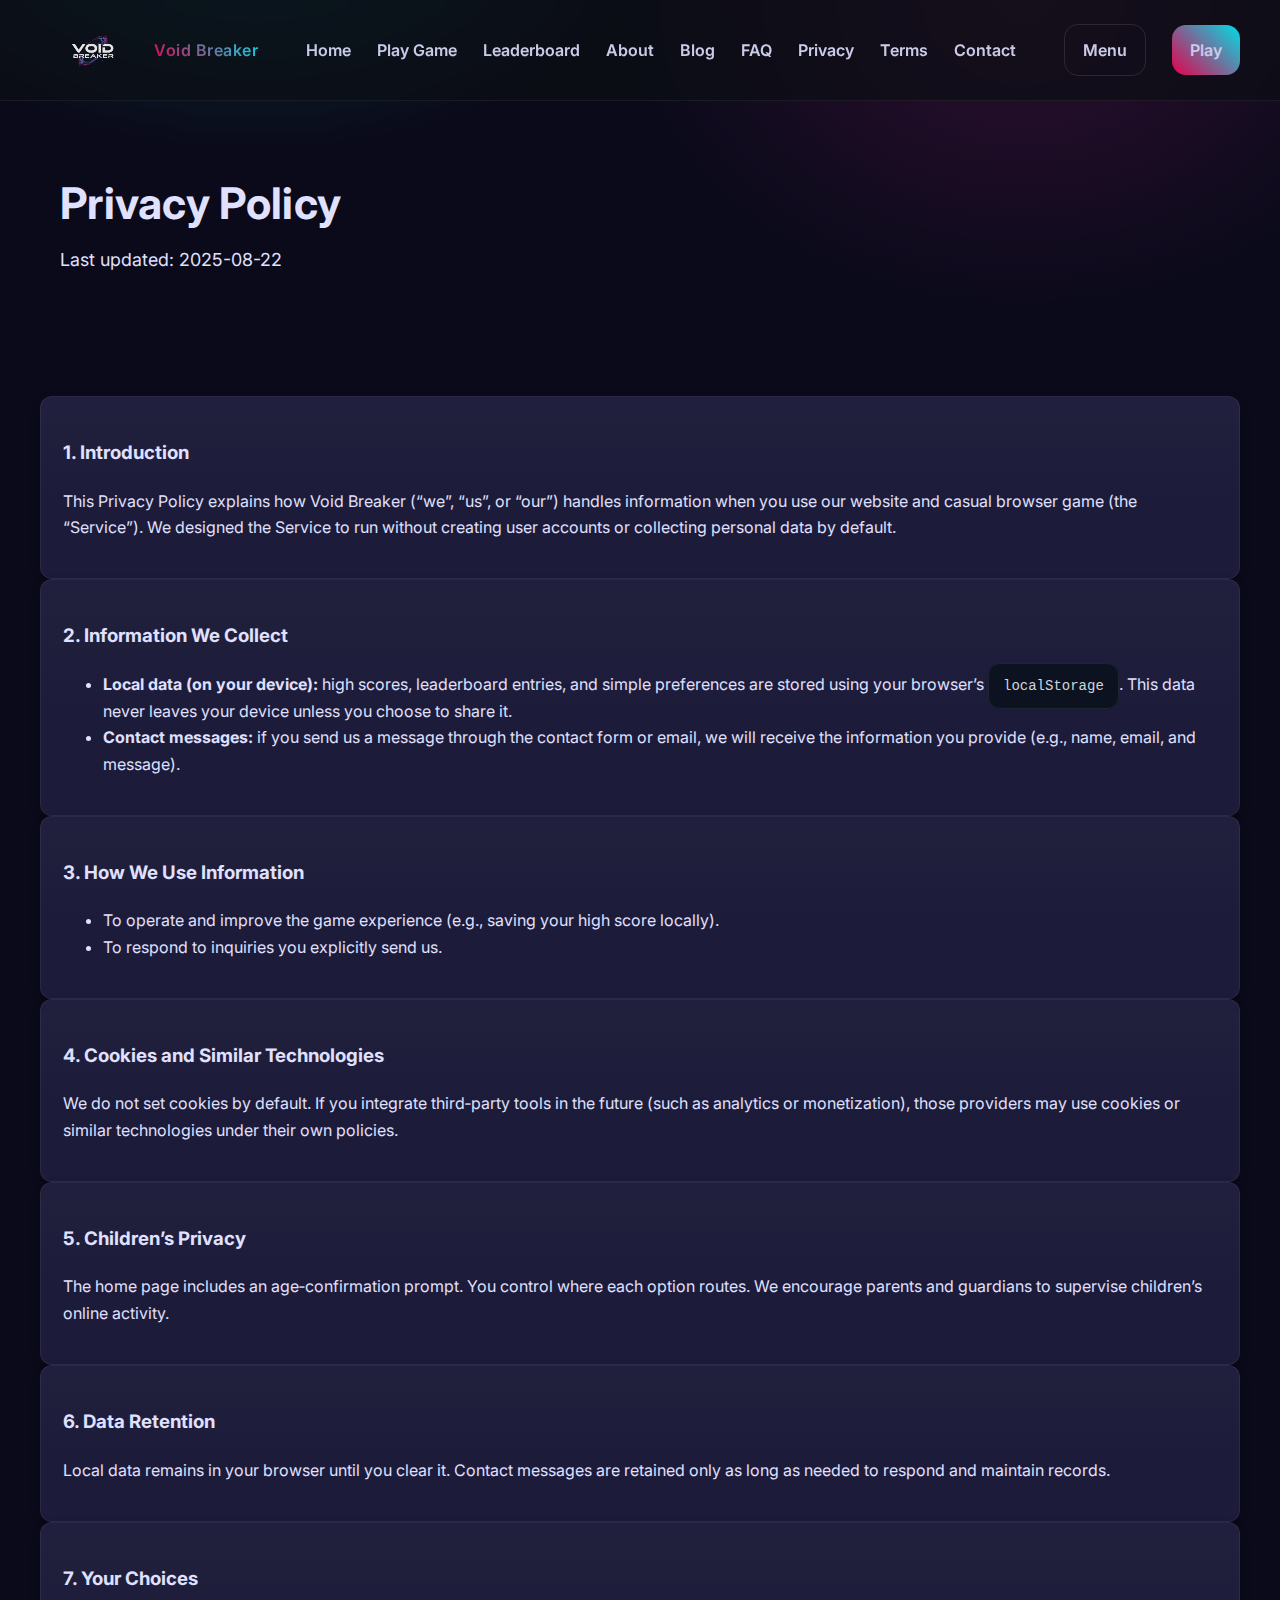
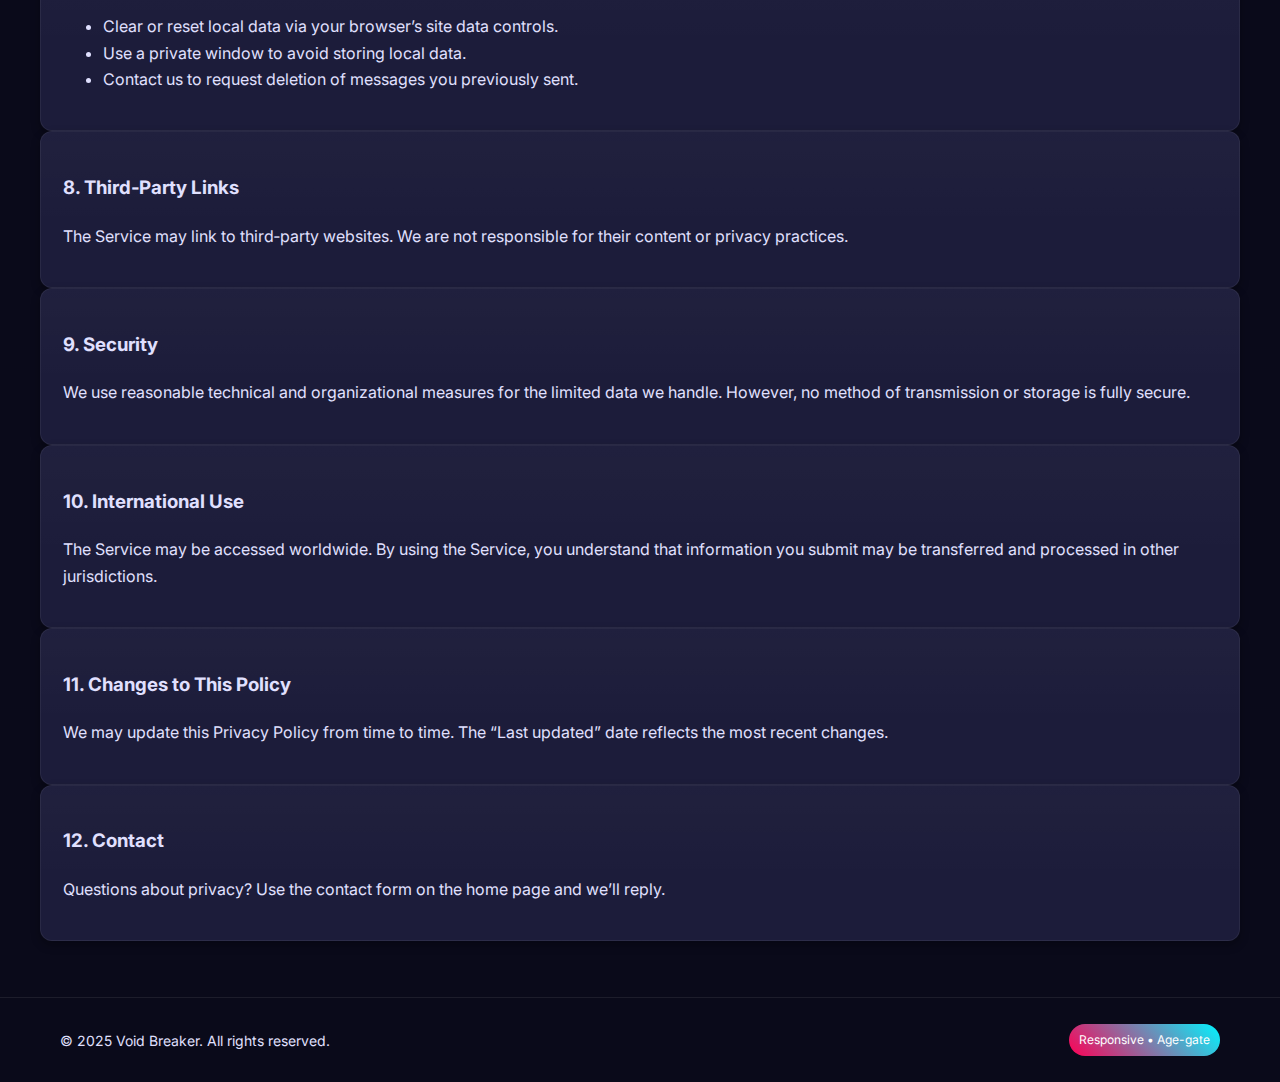
<file: privacy.html>
<!doctype html><html lang="en"><head>
<meta charset="utf-8"><meta name="viewport" content="width=device-width, initial-scale=1">
<link rel="icon" href="./assets/img/Untitled design.svg"><title>Privacy Policy — Void Breaker</title>
<link rel="stylesheet" href="assets/css/style.css">
<link rel="preconnect" href="https://fonts.googleapis.com">
<link href="https://fonts.googleapis.com/css2?family=Inter:wght@400;600;800&display=swap" rel="stylesheet">
</head><body>
<nav class="nav"><div class="container nav-inner">
  <a class="logo" href="index.html"><img src="assets/img/Untitled design.svg" alt="Void Breaker icon"><span>Void Breaker</span></a>
  <div class="menu" data-nav-menu>
    <a href="index.html">Home</a><a href="game.html">Play Game</a><a href="leaderboard.html">Leaderboard</a>
    <a href="about.html">About</a><a href="blog.html">Blog</a><a href="faq.html">FAQ</a><a href="privacy.html" class="active">Privacy</a><a href="terms.html">Terms</a><a href="#contact">Contact</a>
  </div>
  <div class="right"><a class="btn ghost" data-nav-toggle>Menu</a><a class="btn" href="game.html">Play</a></div>
</div></nav>
<header class="hero"><div class="container"><h1>Privacy Policy</h1><p>Last updated: 2025-08-22</p></div></header>
<section class="section container">
  <div class="card"><h3>1. Introduction</h3>
    <p>This Privacy Policy explains how Void Breaker (“we”, “us”, or “our”) handles information when you use our website and casual browser game (the “Service”). We designed the Service to run without creating user accounts or collecting personal data by default.</p></div>
  <div class="card"><h3>2. Information We Collect</h3>
    <ul>
      <li><b>Local data (on your device):</b> high scores, leaderboard entries, and simple preferences are stored using your browser’s <code class="code">localStorage</code>. This data never leaves your device unless you choose to share it.</li>
      <li><b>Contact messages:</b> if you send us a message through the contact form or email, we will receive the information you provide (e.g., name, email, and message).</li>
    </ul></div>
  <div class="card"><h3>3. How We Use Information</h3>
    <ul>
      <li>To operate and improve the game experience (e.g., saving your high score locally).</li>
      <li>To respond to inquiries you explicitly send us.</li>
    </ul></div>
  <div class="card"><h3>4. Cookies and Similar Technologies</h3>
    <p>We do not set cookies by default. If you integrate third‑party tools in the future (such as analytics or monetization), those providers may use cookies or similar technologies under their own policies.</p></div>
  <div class="card"><h3>5. Children’s Privacy</h3>
    <p>The home page includes an age‑confirmation prompt. You control where each option routes. We encourage parents and guardians to supervise children’s online activity.</p></div>
  <div class="card"><h3>6. Data Retention</h3>
    <p>Local data remains in your browser until you clear it. Contact messages are retained only as long as needed to respond and maintain records.</p></div>
  <div class="card"><h3>7. Your Choices</h3>
    <ul>
      <li>Clear or reset local data via your browser’s site data controls.</li>
      <li>Use a private window to avoid storing local data.</li>
      <li>Contact us to request deletion of messages you previously sent.</li>
    </ul></div>
  <div class="card"><h3>8. Third‑Party Links</h3>
    <p>The Service may link to third‑party websites. We are not responsible for their content or privacy practices.</p></div>
  <div class="card"><h3>9. Security</h3>
    <p>We use reasonable technical and organizational measures for the limited data we handle. However, no method of transmission or storage is fully secure.</p></div>
  <div class="card"><h3>10. International Use</h3>
    <p>The Service may be accessed worldwide. By using the Service, you understand that information you submit may be transferred and processed in other jurisdictions.</p></div>
  <div class="card"><h3>11. Changes to This Policy</h3>
    <p>We may update this Privacy Policy from time to time. The “Last updated” date reflects the most recent changes.</p></div>
  <div class="card"><h3>12. Contact</h3>
    <p>Questions about privacy? Use the contact form on the home page and we’ll reply.</p></div>
</section>
<footer class="footer"><div class="container" style="display:flex;align-items:center;justify-content:space-between;gap:12px;flex-wrap:wrap">
  <div>© 2025 Void Breaker. All rights reserved.</div><div><span class="badge">Responsive • Age-gate</span></div>
</div></footer>
<script src="assets/js/main.js"></script>
</body></html>
</file>
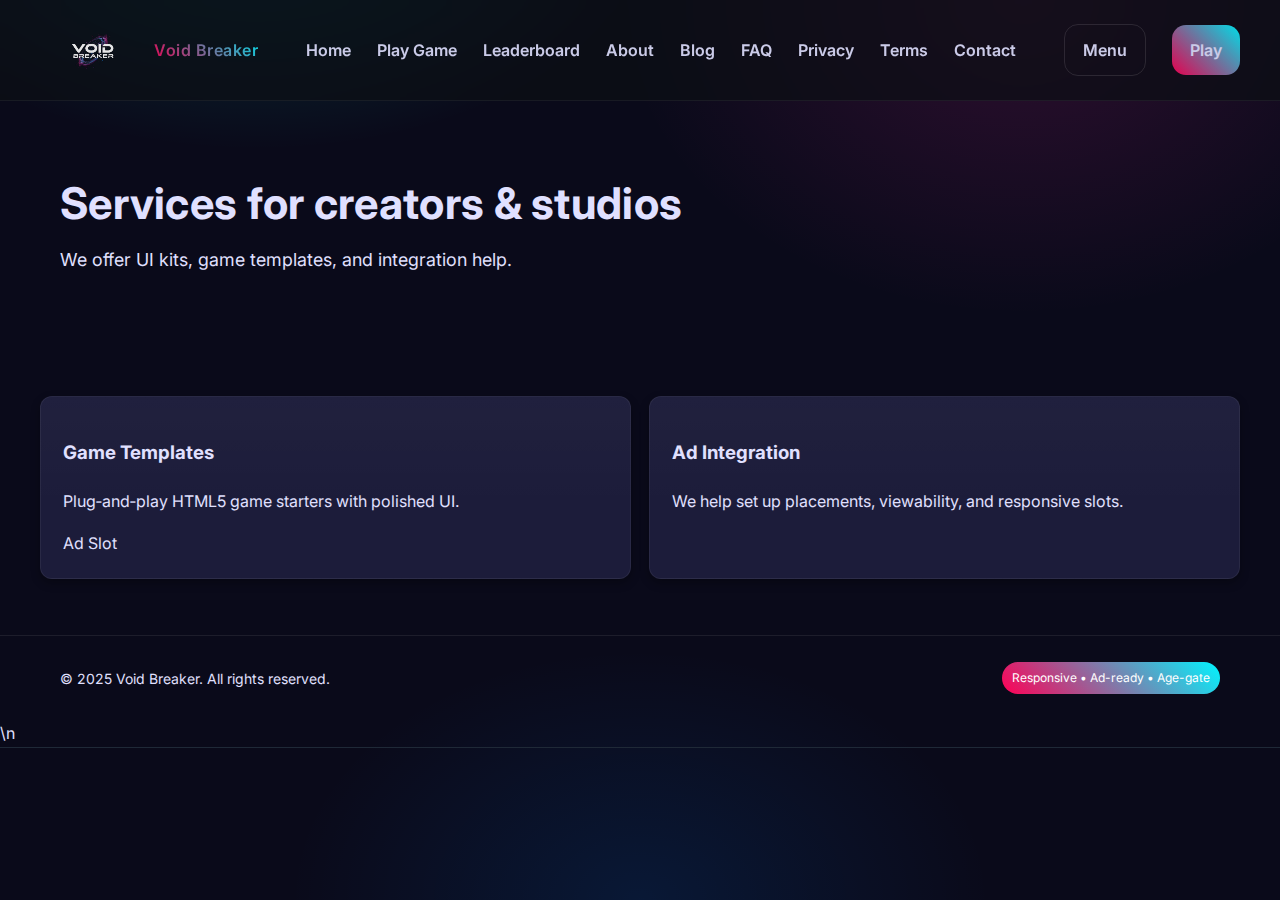
<file: services.html>
<!doctype html>
<html lang="en">
<head>
<meta charset="utf-8">
<meta name="viewport" content="width=device-width, initial-scale=1" />
<link rel="icon" href="./assets/img/Untitled design.svg">
<title>Void Breaker — Playful Web Studio</title>
<meta name="description" content="Void Breaker is a modern, responsive game website with engaging content and a playable mini-game.">
<link rel="preconnect" href="https://fonts.googleapis.com">
<link rel="preconnect" href="https://fonts.gstatic.com" crossorigin>
<link href="https://fonts.googleapis.com/css2?family=Inter:wght@400;600;800&display=swap" rel="stylesheet">
<link rel="stylesheet" href="assets/css/style.css" />
</head>
<body>
<nav class="nav">
  <div class="container nav-inner">
    <a class="logo" href="index.html" aria-label="Home">
      <img src="assets/img/Untitled design.svg" alt="Void Breaker logo"><span>Void Breaker</span>
    </a>
    <div class="menu" data-nav-menu>
      <a href="index.html" >Home</a>
      <a href="game.html" >Play Game</a>
      <a href="leaderboard.html" >Leaderboard</a>
      <a href="about.html" >About</a>
      <a href="blog.html" >Blog</a>
      <a href="faq.html" >FAQ</a>
      <a href="privacy.html" >Privacy</a>
      <a href="terms.html" >Terms</a>
      <a href="#contact">Contact</a>
    </div>
    <div class="right">
      <a class="btn ghost" data-nav-toggle>Menu</a>
      <a class="btn" href="game.html">Play</a>
    </div>
  </div>
</nav>

<header class="hero">
  <div class="container">
    <h1>Services for creators & studios</h1>
    <p>We offer UI kits, game templates, and integration help.</p>
  </div>
</header>

<section class="section container">
  <div class="grid-2">
    <div class="card">
      <h3>Game Templates</h3>
      <p>Plug‑and‑play HTML5 game starters with polished UI.</p>
      <div class="ad-slot small">Ad Slot</div>
    </div>
    <div class="card">
      <h3>Ad Integration</h3>
      <p>We help set up placements, viewability, and responsive slots.</p>
    </div>
  </div>
</section>

<footer class="footer">
  <div class="container" style="display:flex;align-items:center;justify-content:space-between;gap:12px;flex-wrap:wrap">
    <div>© 2025 Void Breaker. All rights reserved.</div>
    <div style="display:flex;gap:12px;align-items:center">
      <span class="badge">Responsive • Ad-ready • Age-gate</span>
    </div>
  </div>
</footer>
<script src="assets/js/main.js"></script>
</body>
</html>\n<footer style="background:#0b1220;color:#e5e7eb;border-top:1px solid #1f2937">
</file>
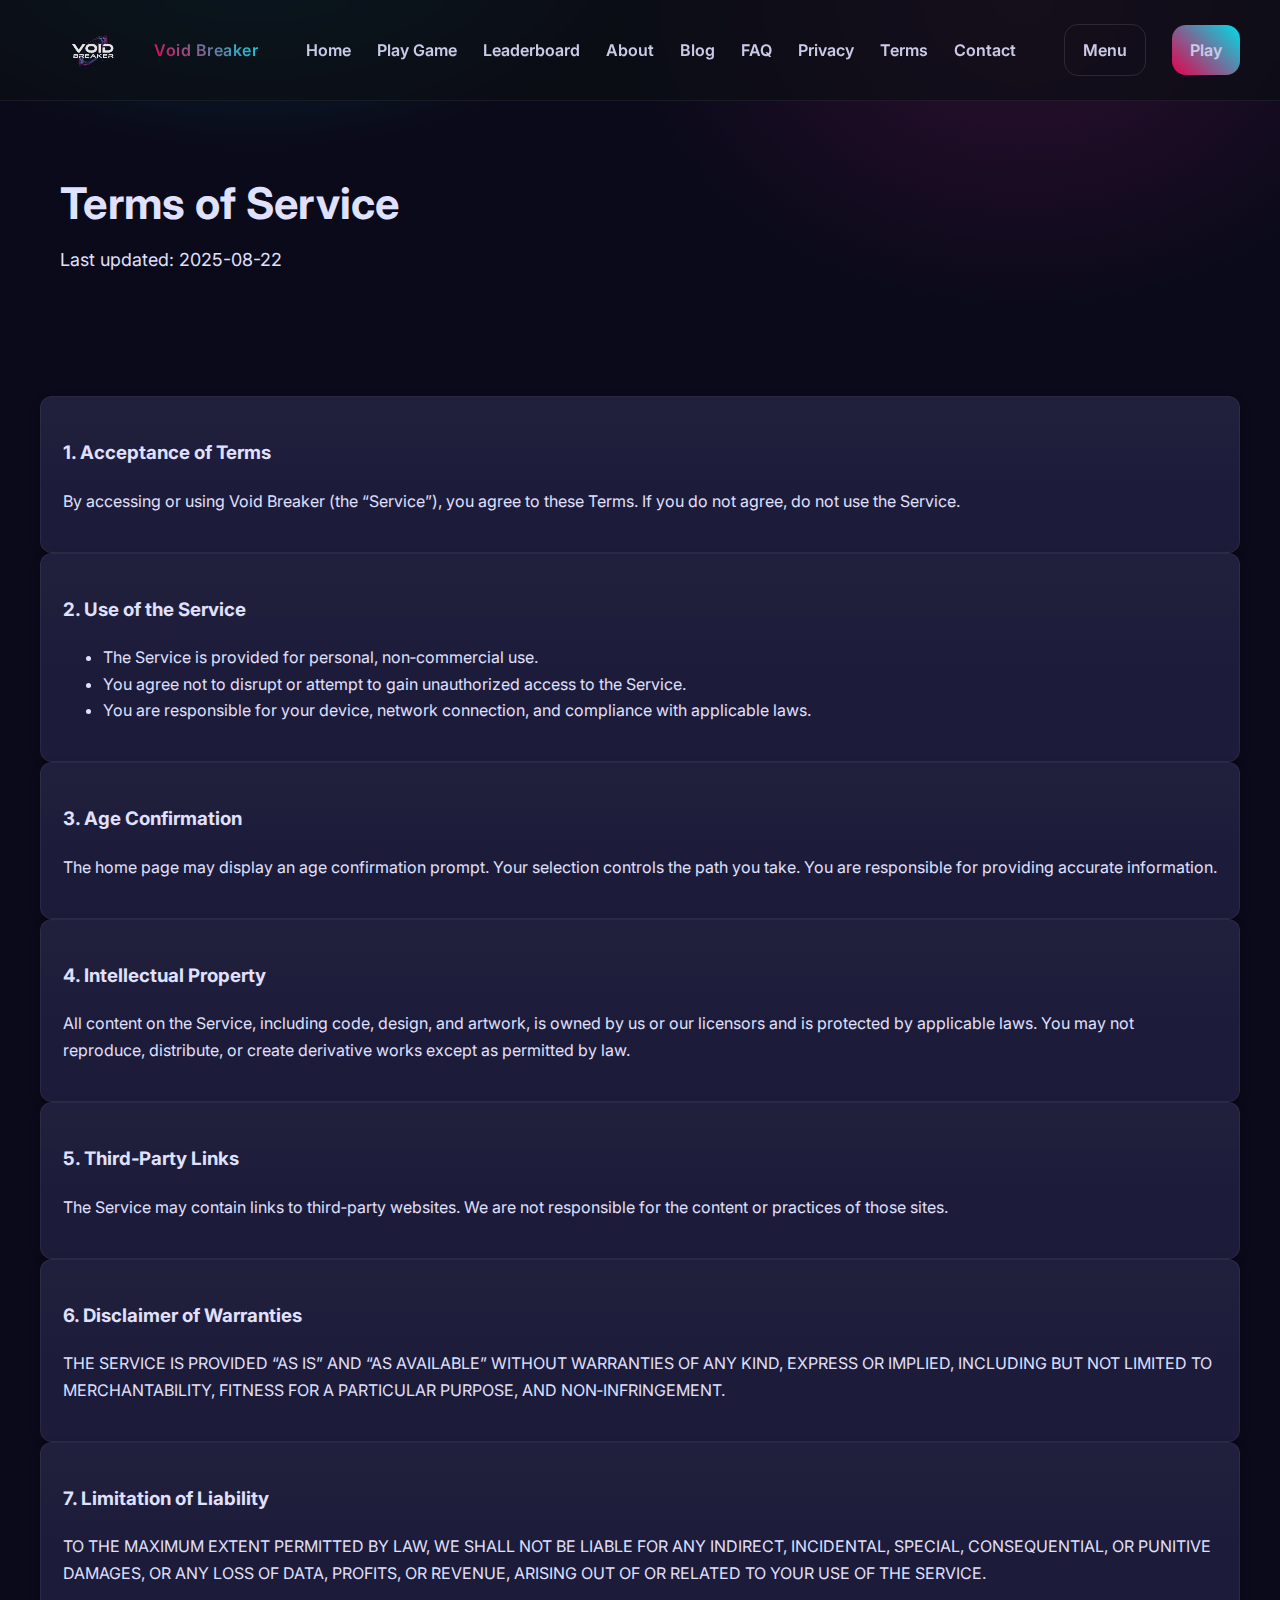
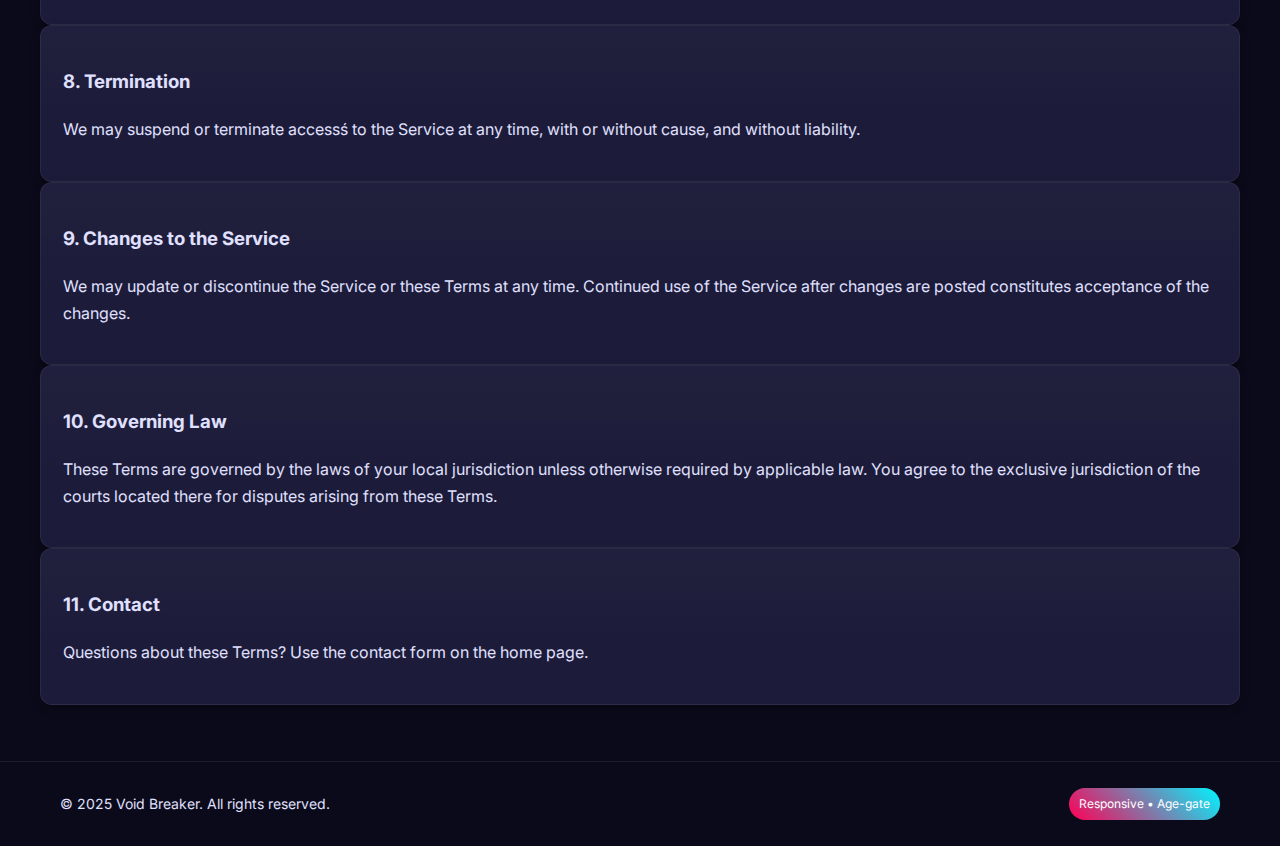
<file: terms.html>
<!doctype html><html lang="en"><head>
<meta charset="utf-8"><meta name="viewport" content="width=device-width, initial-scale=1">
<link rel="icon" href="./assets/img/Untitled design.svg"><title>Terms of Service — Void Breaker</title>
<link rel="stylesheet" href="assets/css/style.css">
<link rel="preconnect" href="https://fonts.googleapis.com">
<link href="https://fonts.googleapis.com/css2?family=Inter:wght@400;600;800&display=swap" rel="stylesheet">
</head><body>
<nav class="nav"><div class="container nav-inner">
  <a class="logo" href="index.html"><img src="assets/img/Untitled design.svg" alt="Void Breaker icon"><span>Void Breaker</span></a>
  <div class="menu" data-nav-menu>
    <a href="index.html">Home</a><a href="game.html">Play Game</a><a href="leaderboard.html">Leaderboard</a>
    <a href="about.html">About</a><a href="blog.html">Blog</a><a href="faq.html">FAQ</a>
    <a href="privacy.html">Privacy</a><a href="terms.html" class="active">Terms</a><a href="#contact">Contact</a>
  </div>
  <div class="right"><a class="btn ghost" data-nav-toggle>Menu</a><a class="btn" href="game.html">Play</a></div>
</div></nav>
<header class="hero"><div class="container"><h1>Terms of Service</h1><p>Last updated: 2025-08-22</p></div></header>
<section class="section container">
  <div class="card"><h3>1. Acceptance of Terms</h3>
    <p>By accessing or using Void Breaker (the “Service”), you agree to these Terms. If you do not agree, do not use the Service.</p></div>
  <div class="card"><h3>2. Use of the Service</h3>
    <ul>
      <li>The Service is provided for personal, non‑commercial use.</li>
      <li>You agree not to disrupt or attempt to gain unauthorized access to the Service.</li>
      <li>You are responsible for your device, network connection, and compliance with applicable laws.</li>
    </ul></div>
  <div class="card"><h3>3. Age Confirmation</h3>
    <p>The home page may display an age confirmation prompt. Your selection controls the path you take. You are responsible for providing accurate information.</p></div>
  <div class="card"><h3>4. Intellectual Property</h3>
    <p>All content on the Service, including code, design, and artwork, is owned by us or our licensors and is protected by applicable laws. You may not reproduce, distribute, or create derivative works except as permitted by law.</p></div>
  <div class="card"><h3>5. Third‑Party Links</h3>
    <p>The Service may contain links to third‑party websites. We are not responsible for the content or practices of those sites.</p></div>
  <div class="card"><h3>6. Disclaimer of Warranties</h3>
    <p>THE SERVICE IS PROVIDED “AS IS” AND “AS AVAILABLE” WITHOUT WARRANTIES OF ANY KIND, EXPRESS OR IMPLIED, INCLUDING BUT NOT LIMITED TO MERCHANTABILITY, FITNESS FOR A PARTICULAR PURPOSE, AND NON‑INFRINGEMENT.</p></div>
  <div class="card"><h3>7. Limitation of Liability</h3>
    <p>TO THE MAXIMUM EXTENT PERMITTED BY LAW, WE SHALL NOT BE LIABLE FOR ANY INDIRECT, INCIDENTAL, SPECIAL, CONSEQUENTIAL, OR PUNITIVE DAMAGES, OR ANY LOSS OF DATA, PROFITS, OR REVENUE, ARISING OUT OF OR RELATED TO YOUR USE OF THE SERVICE.</p></div>
  <div class="card"><h3>8. Termination</h3>
    <p>We may suspend or terminate accessś to the Service at any time, with or without cause, and without liability.</p></div>
  <div class="card"><h3>9. Changes to the Service</h3>
    <p>We may update or discontinue the Service or these Terms at any time. Continued use of the Service after changes are posted constitutes acceptance of the changes.</p></div>
  <div class="card"><h3>10. Governing Law</h3>
    <p>These Terms are governed by the laws of your local jurisdiction unless otherwise required by applicable law. You agree to the exclusive jurisdiction of the courts located there for disputes arising from these Terms.</p></div>
  <div class="card"><h3>11. Contact</h3>
    <p>Questions about these Terms? Use the contact form on the home page.</p></div>
</section>
<footer class="footer"><div class="container" style="display:flex;align-items:center;justify-content:space-between;gap:12px;flex-wrap:wrap">
  <div>© 2025 Void Breaker. All rights reserved.</div><div><span class="badge">Responsive • Age-gate</span></div>
</div></footer>
<script src="assets/js/main.js"></script>
</body></html>
</file>
<file: assets/css/style.css>
:root {
  --bg: #0a0a1a;          /* deep cosmic black */
  --card: #1c1c3a;        /* dark indigo for cards */
  --text: #e0e0ff;        /* soft bluish white for text */
  --headings: #ffffff;    /* bright white for headings */
  --accentA: #ff0055;     /* neon crimson accent */
  --accentB: #00f5ff;     /* electric cyan accent */
  --border-color: #2e2e5a; /* muted cosmic indigo border */
}



*{box-sizing:border-box}
html,body{margin:0;padding:0}
html{scroll-behavior:smooth}
body {
  font-family: Inter, Poppins, Segoe UI, Roboto, system-ui, -apple-system, Arial, sans-serif;
  color: var(--text);
  background:
    radial-gradient(1000px 600px at 20% -10%, rgba(0, 255, 224, 0.18), transparent 40%),
    radial-gradient(900px 700px at 80% 0%, rgba(255, 41, 168, 0.15), transparent 45%),
    radial-gradient(700px 500px at 50% 100%, rgba(0, 128, 255, 0.12), transparent 50%),
    var(--bg);
  background-attachment: fixed; /* gives a parallax-ish effect */
  line-height: 1.65;
}


.container{max-width:1200px;margin:0 auto;padding:0 20px}

.nav{
  position:sticky;top:0;z-index:50;background:rgba(11,14,20,.7);
  backdrop-filter: blur(8px); border-bottom:1px solid rgba(255,255,255,.06);
}
.nav-inner{display:flex;align-items:center;justify-content:space-between;padding:14px 0}
.nav a{color:var(--text);text-decoration:none;margin-left:18px;font-weight:600;opacity:.9}
.nav a:hover{opacity:1}
.logo{display:flex;align-items:center;gap:24px}
.logo img{height:72px}
.logo span{font-weight:1600;letter-spacing:.5px;background:linear-gradient(45deg,var(--accentA),var(--accentB));
-webkit-background-clip:text;background-clip:text;color:transparent}
.nav .menu{display:flex;align-items:center;gap:8px;flex-wrap:wrap}
.nav .right{display:flex;align-items:center;gap:8px}

.btn{
  display:inline-flex;align-items:center;gap:10px;padding:12px 18px;border-radius:14px;
  background:linear-gradient(45deg,var(--accentA),var(--accentB)); color:white;
  text-decoration:none;font-weight:700; box-shadow: var(--shadow); border:0; cursor:pointer;
}
.btn:hover{transform: translateY(-1px);}
.btn.ghost{
  background:transparent; color:var(--text); border:1px solid rgba(255,255,255,.12);
  box-shadow:none;
}

.hero{padding:80px 0 40px; position:relative; overflow:hidden;}
.hero .grid{display:grid;grid-template-columns:1.2fr 1fr;gap:32px;align-items:center}
.hero h1{
  font-size: clamp(32px, 3.4vw, 56px); line-height:1.05; margin:0 0 18px;
  letter-spacing:.3px;
}
.hero p{font-size: clamp(16px, 1.4vw, 20px); color:var(--muted); margin:0 0 26px;}
.kudos{display:flex;flex-wrap:wrap;gap:12px;margin-top:12px}
.kudos .pill{padding:8px 12px;border:1px solid rgba(255,255,255,.12);border-radius:999px;color:var(--muted);font-size:14px}

.card{
  background:linear-gradient(180deg, rgba(255,255,255,.02), transparent 60%),
             var(--card);
  border:1px solid rgba(255,255,255,.06);
  border-radius:18px; padding:22px; box-shadow: var(--shadow);
}

.features{padding:40px 0 20px}
.fe-grid{display:grid;grid-template-columns:repeat(3,1fr);gap:18px}
.fe h3{margin:8px 0 6px}
.fe p{color:var(--muted);margin:0}

.section{padding:56px 0}
.section h2{font-size: clamp(24px, 2.6vw, 38px); margin:0 0 18px}
.section p{color:var(--muted)}

.showcase{display:grid;grid-template-columns:repeat(3,1fr);gap:18px;margin-top:18px}
.showcase .tile{
  position:relative; border-radius:16px; overflow:hidden; min-height:180px;
  background:linear-gradient(45deg, rgba(124,58,237,.2), rgba(6,182,212,.2));
  border:1px solid rgba(255,255,255,.06);
}
.tile .cap{position:absolute;bottom:10px;left:10px;font-weight:600;background:rgba(0,0,0,.35);padding:6px 10px;border-radius:999px}

.stats{display:grid;grid-template-columns:repeat(4,1fr);gap:18px;margin-top:18px}
.stat{padding:18px;text-align:center}
.stat .n{font-size:36px;font-weight:800;background:linear-gradient(45deg,var(--accentA),var(--accentB));
-webkit-background-clip:text;background-clip:text;color:transparent}
.stat .t{color:var(--muted)}

.cta{
  text-align:center;padding:40px;border:1px dashed rgba(255,255,255,.15);
  border-radius:18px;background:linear-gradient(180deg, rgba(124,58,237,.08), rgba(6,182,212,.05));
}

.grid-2{display:grid;grid-template-columns:1fr 1fr;gap:18px}

.footer{padding:26px 0;border-top:1px solid rgba(255,255,255,.08); color:var(--muted);font-size:14px}

.testimonials{display:grid;grid-template-columns:repeat(3,1fr);gap:18px}

input, textarea{
  width:100%; padding:14px; border-radius:12px; border:1px solid rgba(255,255,255,.16);
  background:#0c111b; color:var(--text);
}
label{font-size:14px;color:var(--muted)}
.form-row{display:grid;grid-template-columns:1fr 1fr;gap:12px}

.badge{font-size:12px;color:white;background:linear-gradient(45deg,var(--accentA),var(--accentB));
display:inline-block;padding:6px 10px;border-radius:999px;}

.code{
  font-family: ui-monospace, SFMono-Regular, Menlo, Monaco, Consolas, "Liberation Mono", "Courier New", monospace;
  font-size:14px; color:#d1d5db; background:#0d1220; padding:14px; border-radius:12px;
  border:1px solid rgba(255,255,255,.08);
}

.modal-backdrop{
  position:fixed; inset:0; background:rgba(0,0,0,.6); display:none; align-items:center; justify-content:center; z-index:1000;
}
.modal{background:var(--card); border:1px solid rgba(255,255,255,.2); border-radius:16px; padding:22px; width:min(520px, 92vw); box-shadow:var(--shadow)}
.modal h3{margin-top:0}

@media (max-width: 980px){
  .hero .grid, .fe-grid, .stats, .showcase, .testimonials, .grid-2{grid-template-columns:1fr}
  .nav-inner{flex-wrap:wrap; gap:10px}
  .nav .menu{width:100%}
}


/* Fix overlapping cards in grid */
.cards-grid {
  display: grid;
  grid-template-columns: repeat(auto-fit, minmax(280px, 1fr));
  gap: 1.5rem;
}
.card {
  position: relative;
  overflow: hidden;
  border-radius: 12px;
  box-shadow: 0 4px 10px rgba(0,0,0,0.3);
}

/* v4 fixes */
.card{ overflow:hidden }
.showcase .tile img{ display:block }
.hero .grid > .card{ align-self: stretch }
.blog-grid{ display:grid; grid-template-columns: repeat(3,1fr); gap:18px }
.blog-card .meta{ color:var(--muted); font-size:14px; margin:6px 0 10px }
.blog-card a.read{ display:inline-block; margin-top:8px }
@media (max-width: 980px){ .blog-grid{ grid-template-columns:1fr } }
</file>
